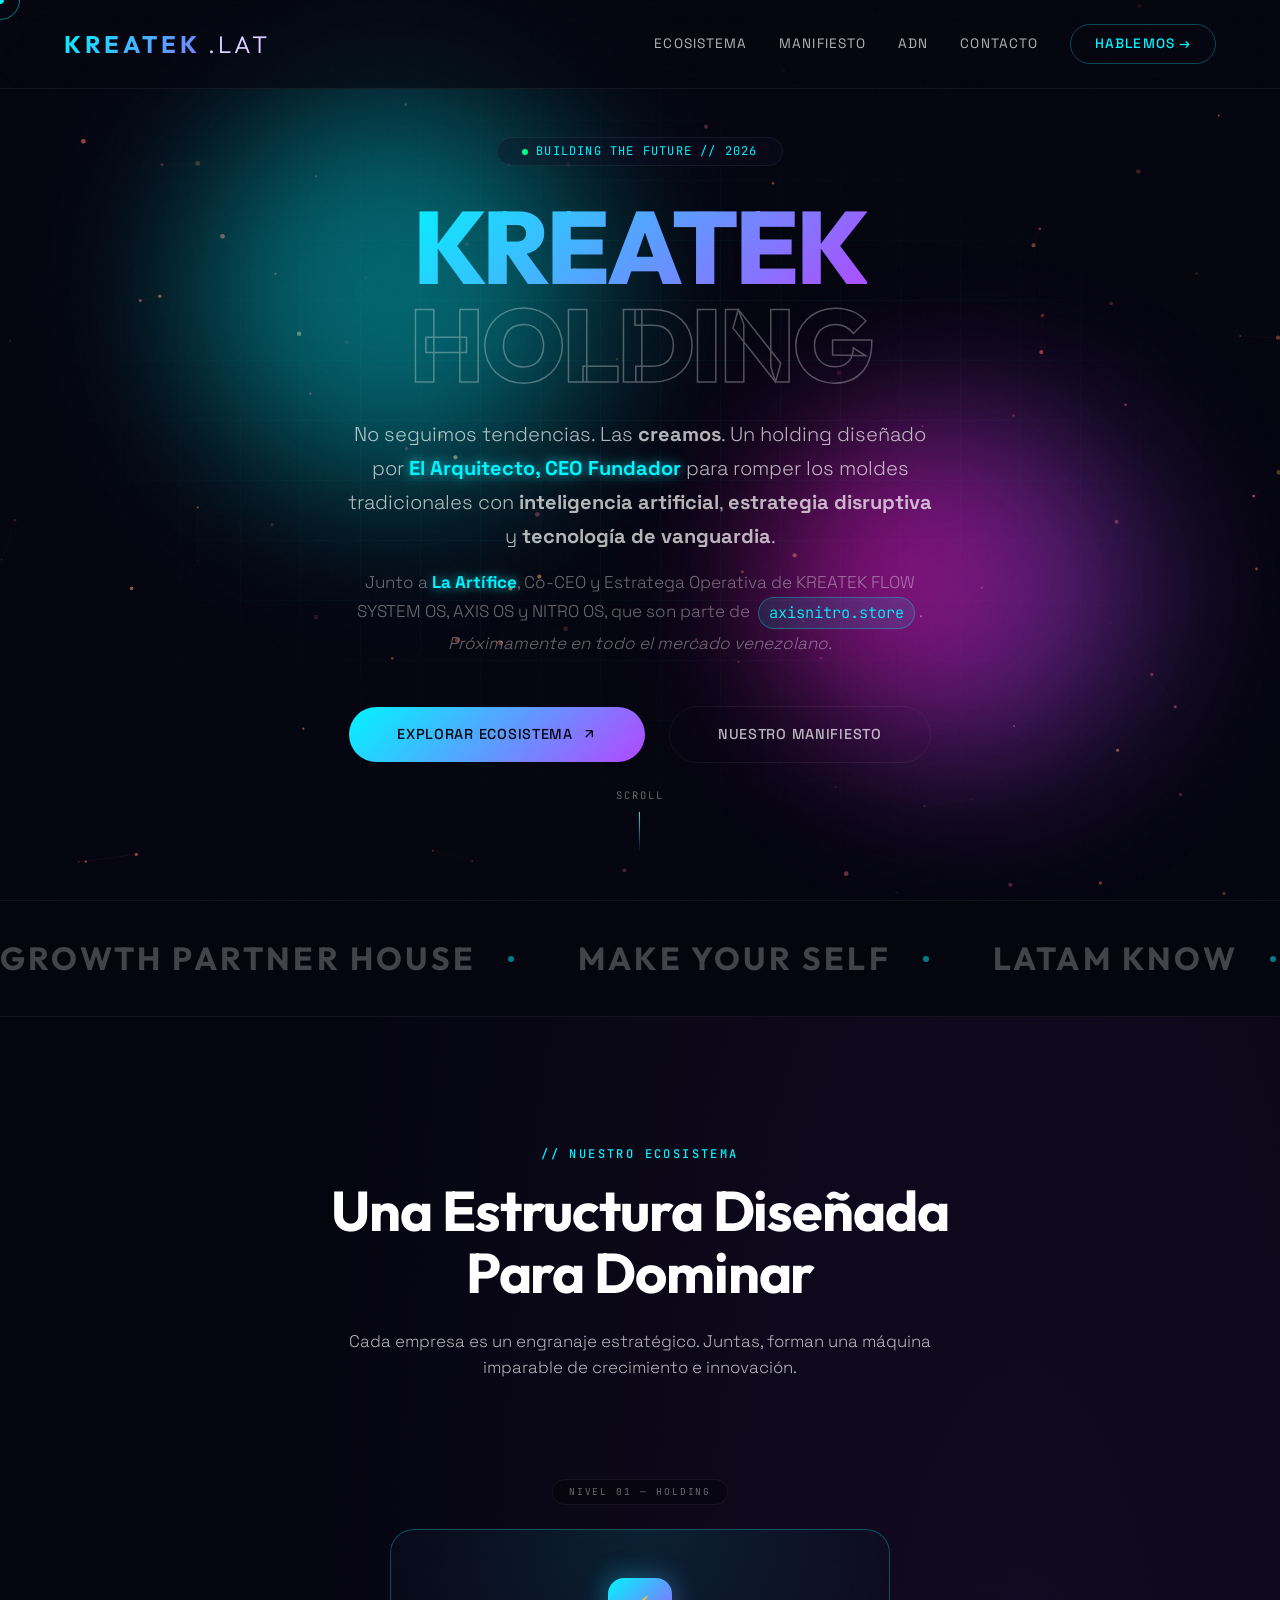
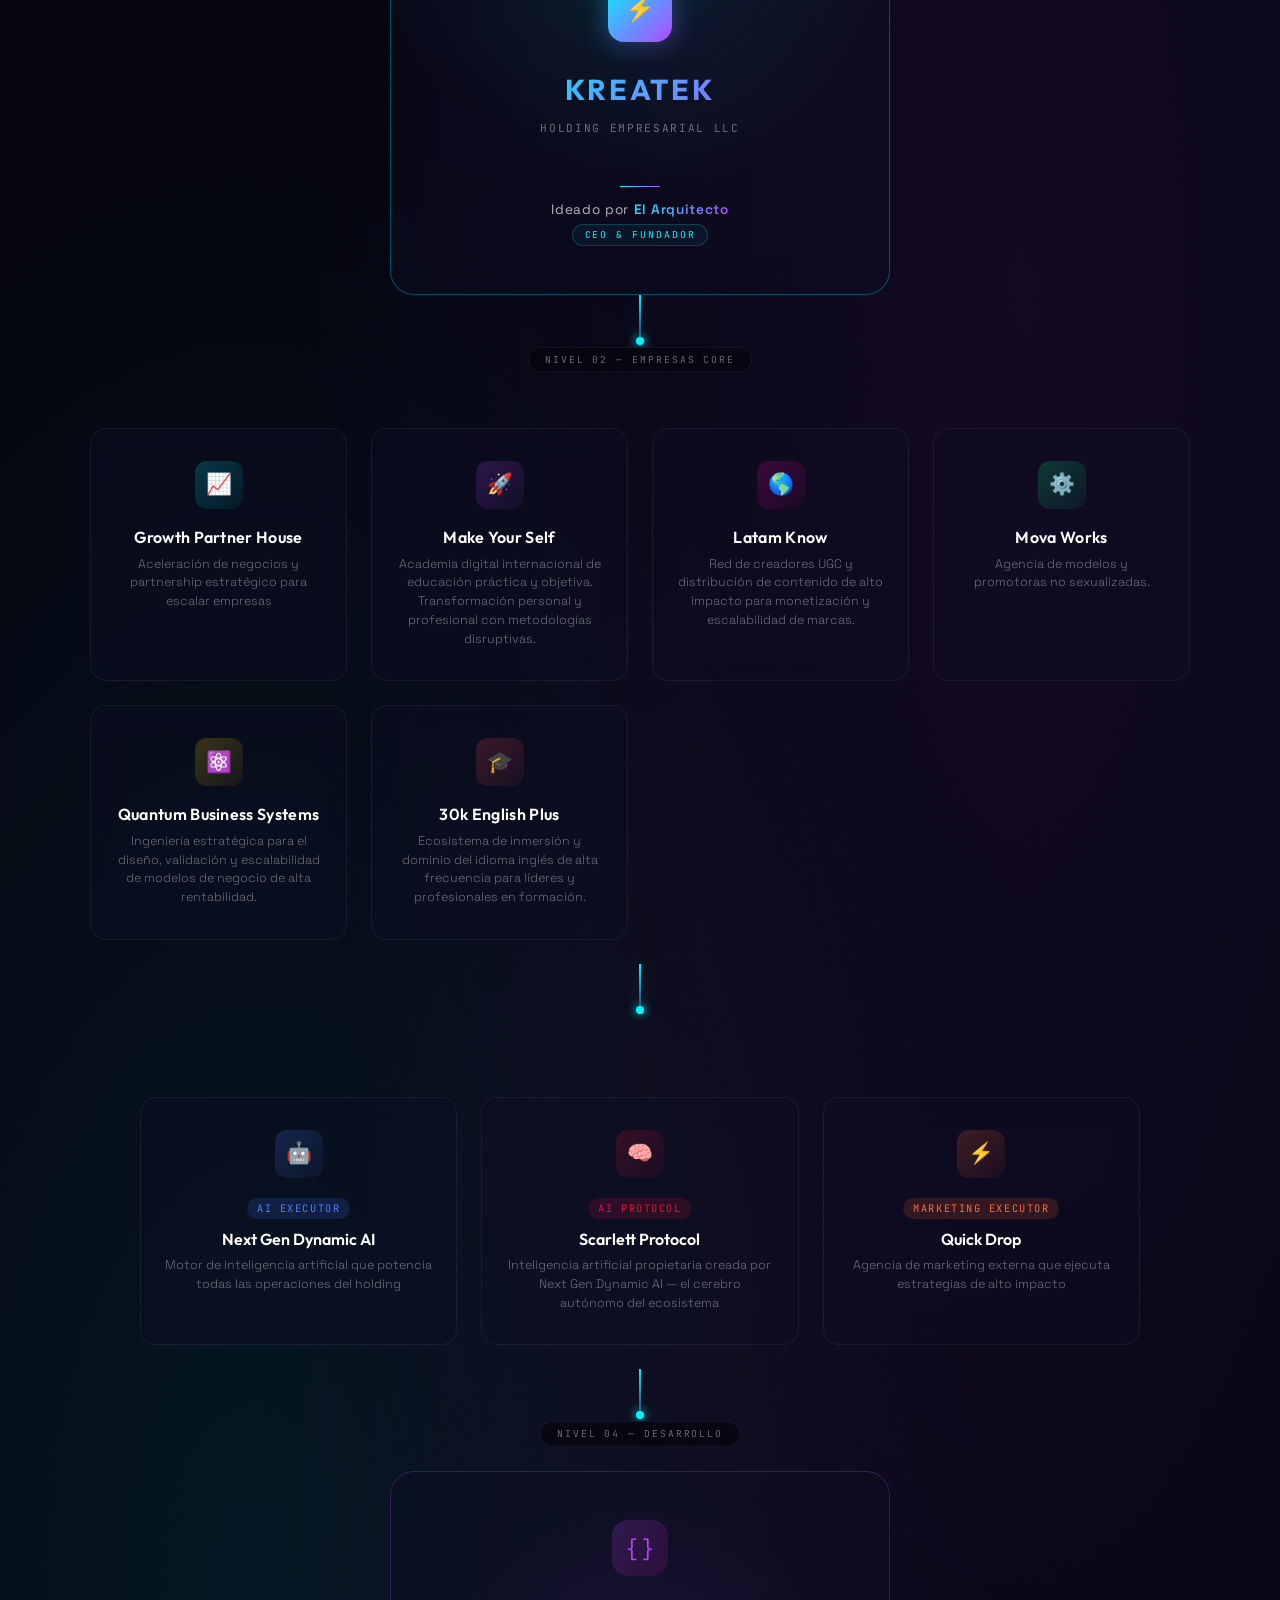
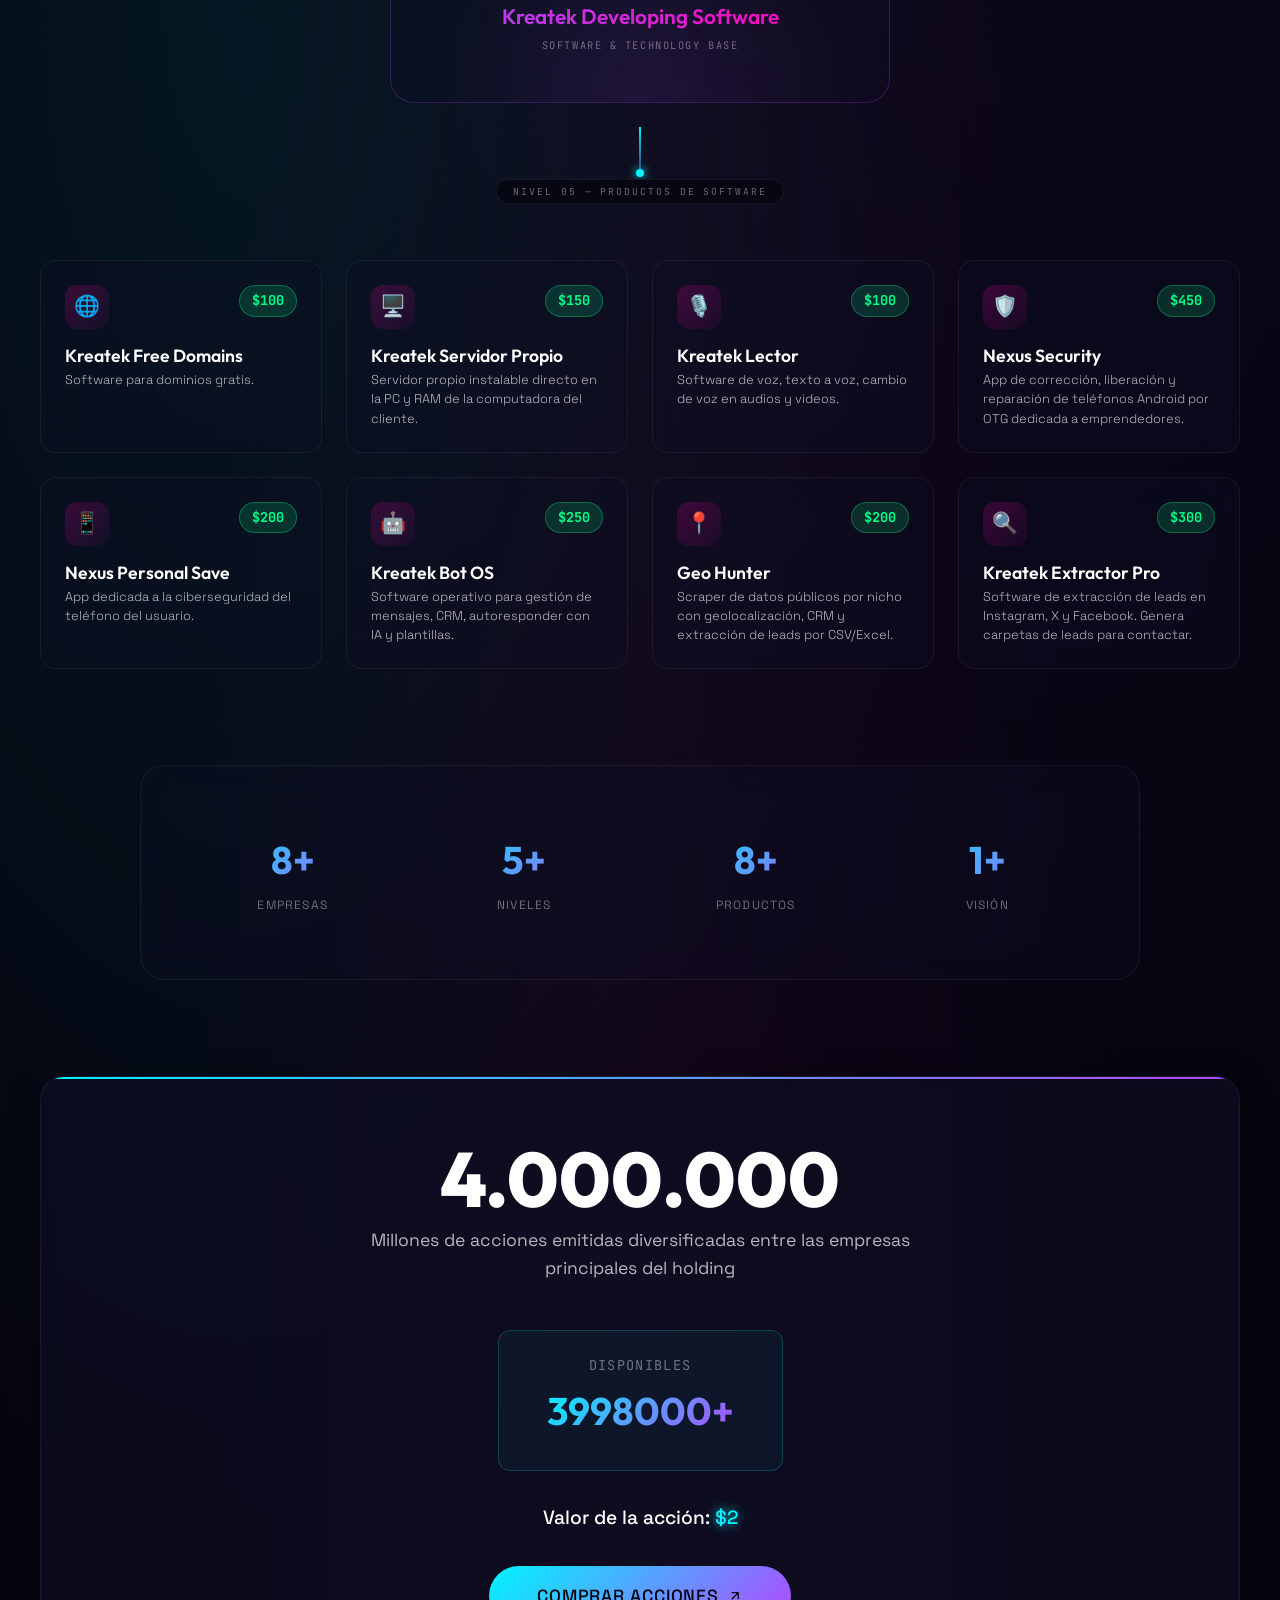
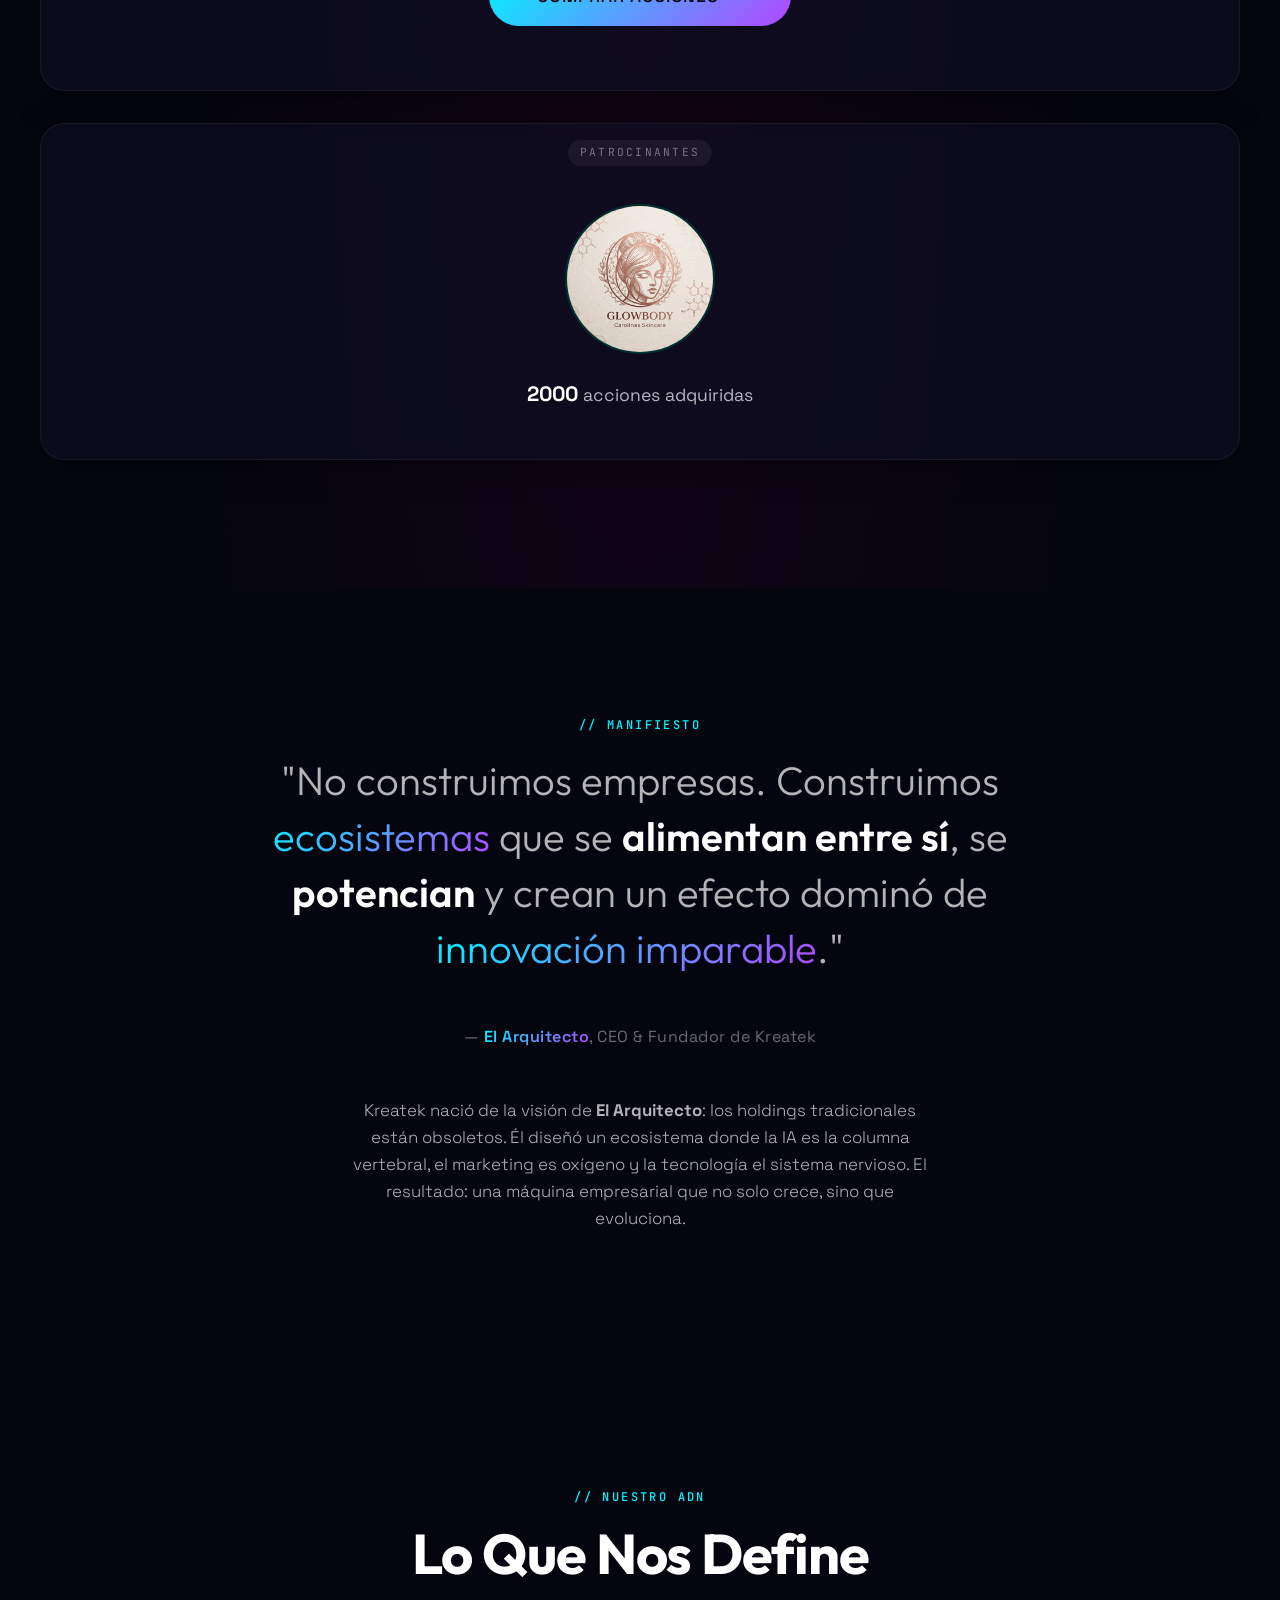
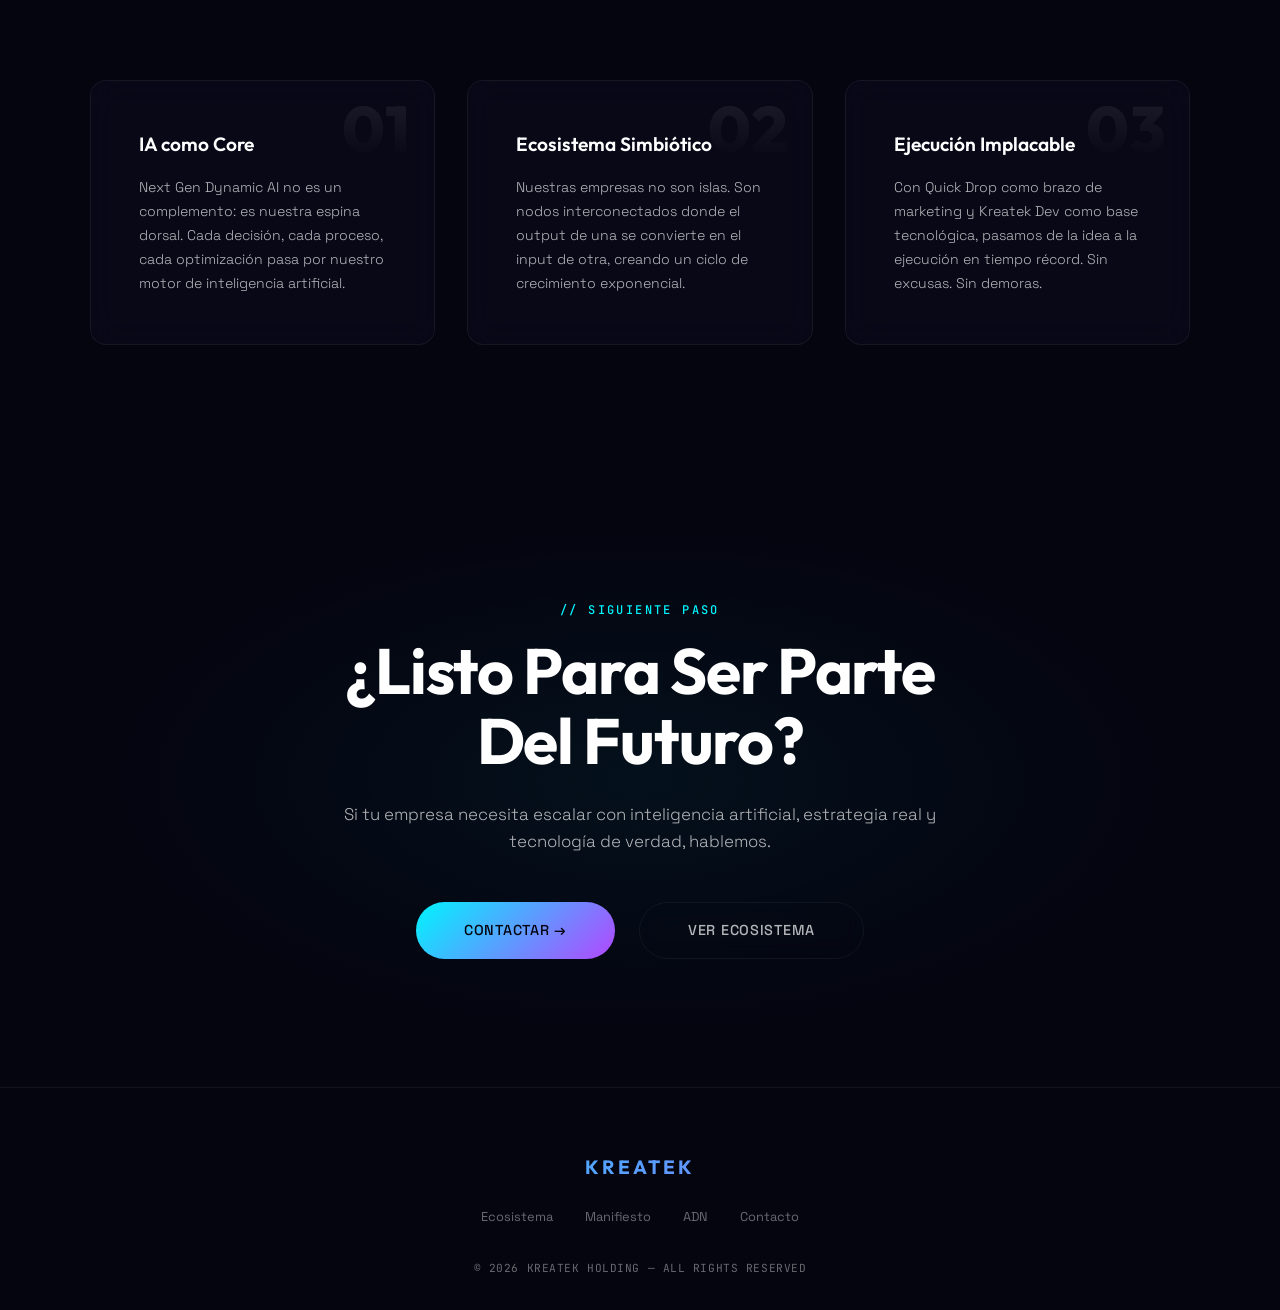
<file: index.html>
<!DOCTYPE html>
<html lang="es">
<head>
  <meta charset="UTF-8" />
  <meta name="viewport" content="width=device-width, initial-scale=1.0" />
  <title>Kreatek Holding — Disrupting the Future</title>
  <meta name="description" content="Kreatek es un holding empresarial disruptivo que integra inteligencia artificial, marketing estratégico y desarrollo de software para impulsar negocios en Latinoamérica." />
  <meta name="keywords" content="Kreatek, holding, AI, inteligencia artificial, marketing, software development, Latinoamérica, kreatek.lat" />
  <meta property="og:title" content="Kreatek Holding — Disrupting the Future" />
  <meta property="og:description" content="Holding empresarial disruptivo con brazo ejecutor de IA, marketing estratégico y desarrollo de software." />
  <meta property="og:type" content="website" />
  <link rel="stylesheet" href="index.css" />
  <link rel="icon" href="data:image/svg+xml,<svg xmlns='http://www.w3.org/2000/svg' viewBox='0 0 100 100'><text y='.9em' font-size='90'>⚡</text></svg>" />
</head>
<body>
  <!-- Noise Overlay -->
  <div class="noise"></div>

  <!-- Custom Cursor -->
  <div class="cursor-dot" id="cursor-dot"></div>
  <div class="cursor-ring" id="cursor-ring"></div>

  <!-- Loading Screen -->
  <div class="loader" id="loader">
    <div class="loader__logo">KREATEK</div>
    <div class="loader__bar">
      <div class="loader__progress" id="loader-progress"></div>
    </div>
    <div class="loader__percent" id="loader-percent">0%</div>
  </div>

  <!-- Particle Background -->
  <canvas id="particles-canvas"></canvas>

  <!-- Navigation -->
  <nav class="nav" id="navbar">
    <a href="#" class="nav__logo" data-text="KREATEK">KREATEK <span>.LAT</span></a>
    <div class="nav__links" id="nav-links">
      <a href="#ecosystem" class="nav__link" data-hover>Ecosistema</a>
      <a href="#manifesto" class="nav__link" data-hover>Manifiesto</a>
      <a href="#dna" class="nav__link" data-hover>ADN</a>
      <a href="#contact" class="nav__link" data-hover>Contacto</a>
      <a href="#contact" class="nav__cta" data-hover>Hablemos →</a>
    </div>
    <button class="nav__toggle" id="nav-toggle" aria-label="Toggle menu">
      <span></span>
      <span></span>
      <span></span>
    </button>
  </nav>

  <!-- ===================== HERO ===================== -->
  <section class="hero" id="hero">
    <div class="hero__bg-grid"></div>
    <div class="hero__orb hero__orb--1"></div>
    <div class="hero__orb hero__orb--2"></div>
    <div class="hero__orb hero__orb--3"></div>

    <div class="hero__badge" id="hero-badge">
      <span class="pulse"></span>
      BUILDING THE FUTURE // 2026
    </div>

    <h1 class="hero__title" id="hero-title">
      <span class="gradient-text glitch" data-text="KREATEK">KREATEK</span><br/>
      <span class="outline-text">HOLDING</span>
    </h1>

    <div class="hero__subtitle" id="hero-subtitle">
      <p>
        No seguimos tendencias. Las <strong>creamos</strong>. Un holding diseñado por <strong class="neon-blue-text">El Arquitecto, CEO Fundador</strong> para 
        romper los moldes tradicionales con <strong>inteligencia artificial</strong>, 
        <strong>estrategia disruptiva</strong> y <strong>tecnología de vanguardia</strong>.
      </p>
      <p class="hero__sub-ceo" style="margin-top: 15px; font-size: 0.85em; color: var(--color-text-muted);">
        Junto a <strong class="neon-blue-text">La Artífice</strong>, Co-CEO y Estratega Operativa de KREATEK FLOW SYSTEM OS, AXIS OS y NITRO OS, que son parte de <a href="https://axisnitro.store" target="_blank" rel="noopener" class="inline-badge-link">axisnitro.store</a>.<br/>
        <em>Próximamente en todo el mercado venezolano.</em>
      </p>
    </div>

    <div class="hero__actions" id="hero-actions">
      <a href="#ecosystem" class="btn btn--primary" data-hover>
        <span>Explorar Ecosistema</span>
        <svg width="16" height="16" viewBox="0 0 24 24" fill="none" stroke="currentColor" stroke-width="2">
          <path d="M7 17L17 7M17 7H7M17 7V17"/>
        </svg>
      </a>
      <a href="#manifesto" class="btn btn--ghost" data-hover>Nuestro Manifiesto</a>
    </div>

    <div class="hero__scroll-indicator">
      <span>scroll</span>
      <div class="scroll-line"></div>
    </div>
  </section>

  <!-- ===================== MARQUEE ===================== -->
  <div class="marquee">
    <div class="marquee__track">
      <span class="marquee__item">GROWTH PARTNER HOUSE <span class="dot"></span></span>
      <span class="marquee__item">MAKE YOUR SELF <span class="dot"></span></span>
      <span class="marquee__item">LATAM KNOW <span class="dot"></span></span>
      <span class="marquee__item">MOVA WORKS <span class="dot"></span></span>
      <span class="marquee__item">QUANTUM BUSINESS SYSTEMS <span class="dot"></span></span>
      <span class="marquee__item">30K ENGLISH PLUS <span class="dot"></span></span>
      <span class="marquee__item">NEXT GEN DYNAMIC AI <span class="dot"></span></span>
      <span class="marquee__item">SCARLETT PROTOCOL <span class="dot"></span></span>
      <span class="marquee__item">QUICK DROP <span class="dot"></span></span>
      <span class="marquee__item">KREATEK DEV <span class="dot"></span></span>
      <!-- Duplicate for seamless loop -->
      <span class="marquee__item">GROWTH PARTNER HOUSE <span class="dot"></span></span>
      <span class="marquee__item">MAKE YOUR SELF <span class="dot"></span></span>
      <span class="marquee__item">LATAM KNOW <span class="dot"></span></span>
      <span class="marquee__item">MOVA WORKS <span class="dot"></span></span>
      <span class="marquee__item">QUANTUM BUSINESS SYSTEMS <span class="dot"></span></span>
      <span class="marquee__item">30K ENGLISH PLUS <span class="dot"></span></span>
      <span class="marquee__item">NEXT GEN DYNAMIC AI <span class="dot"></span></span>
      <span class="marquee__item">SCARLETT PROTOCOL <span class="dot"></span></span>
      <span class="marquee__item">QUICK DROP <span class="dot"></span></span>
      <span class="marquee__item">KREATEK DEV <span class="dot"></span></span>
    </div>
  </div>

  <!-- ===================== ECOSYSTEM ===================== -->
  <section class="section ecosystem" id="ecosystem">
    <div class="section__header reveal">
      <span class="section__label">// Nuestro Ecosistema</span>
      <h2 class="section__title">Una Estructura Diseñada<br/>Para <span class="gradient-text">Dominar</span></h2>
      <p class="section__desc">
        Cada empresa es un engranaje estratégico. Juntas, forman una máquina 
        imparable de crecimiento e innovación.
      </p>
    </div>

    <div class="ecosystem__wrapper">
      <div class="hierarchy">

        <!-- LEVEL 1: HOLDING -->
        <div class="reveal-scale">
          <span class="level-label">NIVEL 01 — HOLDING</span>
        </div>
        <div class="holding-card reveal-scale tilt-card" data-tilt id="card-holding">
          <div class="holding-card__icon">⚡</div>
          <div class="holding-card__name">KREATEK</div>
          <div class="holding-card__type">HOLDING EMPRESARIAL LLC</div>
          <div class="holding-card__founder">
            <span class="founder-line"></span>
            <span class="founder-title">Ideado por <em>El Arquitecto</em></span>
            <span class="founder-role">CEO & FUNDADOR</span>
          </div>
        </div>

        <!-- Connector -->
        <div class="hierarchy__connector reveal"></div>

        <!-- LEVEL 2: CORE COMPANIES -->
        <div class="reveal">
          <span class="level-label">NIVEL 02 — EMPRESAS CORE</span>
        </div>
        <div class="companies-row">
          <div class="company-card company-card--gph reveal delay-1 tilt-card" data-tilt id="card-gph">
            <div class="company-card__icon">📈</div>
            <div class="company-card__name">Growth Partner House</div>
            <div class="company-card__desc">Aceleración de negocios y partnership estratégico para escalar empresas</div>
          </div>
          <div class="company-card company-card--mys reveal delay-2 tilt-card" data-tilt id="card-mys">
            <div class="company-card__icon">🚀</div>
            <div class="company-card__name">Make Your Self</div>
            <div class="company-card__desc">Academia digital internacional de educación práctica y objetiva. Transformación personal y profesional con metodologías disruptivas.</div>
          </div>
          <div class="company-card company-card--lk reveal delay-3 tilt-card" data-tilt id="card-lk">
            <div class="company-card__icon">🌎</div>
            <div class="company-card__name">Latam Know</div>
            <div class="company-card__desc">Red de creadores UGC y distribución de contenido de alto impacto para monetización y escalabilidad de marcas.</div>
          </div>
          <div class="company-card company-card--mw reveal delay-4 tilt-card" data-tilt id="card-mw">
            <div class="company-card__icon">⚙️</div>
            <div class="company-card__name">Mova Works</div>
            <div class="company-card__desc">Agencia de modelos y promotoras no sexualizadas.</div>
          </div>
          <div class="company-card company-card--qbs reveal delay-5 tilt-card" data-tilt id="card-qbs">
            <div class="company-card__icon">⚛️</div>
            <div class="company-card__name">Quantum Business Systems</div>
            <div class="company-card__desc">Ingeniería estratégica para el diseño, validación y escalabilidad de modelos de negocio de alta rentabilidad.</div>
          </div>
          <div class="company-card company-card--30k reveal delay-6 tilt-card" data-tilt id="card-30k">
            <div class="company-card__icon">🎓</div>
            <div class="company-card__name">30k English Plus</div>
            <div class="company-card__desc">Ecosistema de inmersión y dominio del idioma inglés de alta frecuencia para líderes y profesionales en formación.</div>
          </div>
        </div>

        <!-- Connector -->
        <div class="hierarchy__connector reveal" style="margin-top: var(--space-lg);"></div>

        <!-- LEVEL 3: EXECUTOR ARMS -->
        <div class="reveal">
          <span class="level-label">NIVEL 03 — BRAZOS EJECUTORES</span>
        </div>
        <div class="executor-row">
          <div class="executor-card executor-card--nex reveal delay-1 tilt-card" data-tilt id="card-nex">
            <div class="executor-card__icon">🤖</div>
            <span class="executor-card__tag">AI EXECUTOR</span>
            <div class="executor-card__name">Next Gen Dynamic AI</div>
            <div class="executor-card__desc">Motor de inteligencia artificial que potencia todas las operaciones del holding</div>
          </div>
          <div class="executor-card executor-card--sp reveal delay-2 tilt-card" data-tilt id="card-sp">
            <div class="executor-card__icon">🧠</div>
            <span class="executor-card__tag">AI PROTOCOL</span>
            <div class="executor-card__name">Scarlett Protocol</div>
            <div class="executor-card__desc">Inteligencia artificial propietaria creada por Next Gen Dynamic AI — el cerebro autónomo del ecosistema</div>
          </div>
          <div class="executor-card executor-card--qd reveal delay-3 tilt-card" data-tilt id="card-qd">
            <div class="executor-card__icon">⚡</div>
            <span class="executor-card__tag">MARKETING EXECUTOR</span>
            <div class="executor-card__name">Quick Drop</div>
            <div class="executor-card__desc">Agencia de marketing externa que ejecuta estrategias de alto impacto</div>
          </div>
        </div>

        <!-- Connector -->
        <div class="hierarchy__connector reveal" style="margin-top: var(--space-lg);"></div>

        <!-- LEVEL 4: SOFTWARE DEVELOPMENT -->
        <div class="reveal">
          <span class="level-label">NIVEL 04 — DESARROLLO</span>
        </div>
        <div class="dev-card reveal-scale tilt-card" data-tilt id="card-dev">
          <div class="dev-card__icon">{ }</div>
          <div class="dev-card__name">Kreatek Developing Software</div>
          <div class="dev-card__type">SOFTWARE & TECHNOLOGY BASE</div>
        </div>

        <!-- Connector -->
        <div class="hierarchy__connector reveal" style="margin-top: var(--space-lg);"></div>

        <!-- LEVEL 5: PRODUCTS -->
        <div class="reveal">
          <span class="level-label">NIVEL 05 — PRODUCTOS DE SOFTWARE</span>
        </div>
        <div class="products-grid">
          <div class="product-card reveal delay-1 tilt-card" data-tilt>
            <div class="product-card__header">
              <div class="product-card__icon">🌐</div>
              <div class="product-card__price">$100</div>
            </div>
            <div class="product-card__name">Kreatek Free Domains</div>
            <div class="product-card__desc">Software para dominios gratis.</div>
          </div>
          <div class="product-card reveal delay-2 tilt-card" data-tilt>
            <div class="product-card__header">
              <div class="product-card__icon">🖥️</div>
              <div class="product-card__price">$150</div>
            </div>
            <div class="product-card__name">Kreatek Servidor Propio</div>
            <div class="product-card__desc">Servidor propio instalable directo en la PC y RAM de la computadora del cliente.</div>
          </div>
          <div class="product-card reveal delay-3 tilt-card" data-tilt>
            <div class="product-card__header">
              <div class="product-card__icon">🎙️</div>
              <div class="product-card__price">$100</div>
            </div>
            <div class="product-card__name">Kreatek Lector</div>
            <div class="product-card__desc">Software de voz, texto a voz, cambio de voz en audios y videos.</div>
          </div>
          <div class="product-card reveal delay-4 tilt-card" data-tilt>
            <div class="product-card__header">
              <div class="product-card__icon">🛡️</div>
              <div class="product-card__price">$450</div>
            </div>
            <div class="product-card__name">Nexus Security</div>
            <div class="product-card__desc">App de corrección, liberación y reparación de teléfonos Android por OTG dedicada a emprendedores.</div>
          </div>
          <div class="product-card reveal delay-1 tilt-card" data-tilt>
            <div class="product-card__header">
              <div class="product-card__icon">📱</div>
              <div class="product-card__price">$200</div>
            </div>
            <div class="product-card__name">Nexus Personal Save</div>
            <div class="product-card__desc">App dedicada a la ciberseguridad del teléfono del usuario.</div>
          </div>
          <div class="product-card reveal delay-2 tilt-card" data-tilt>
            <div class="product-card__header">
              <div class="product-card__icon">🤖</div>
              <div class="product-card__price">$250</div>
            </div>
            <div class="product-card__name">Kreatek Bot OS</div>
            <div class="product-card__desc">Software operativo para gestión de mensajes, CRM, autoresponder con IA y plantillas.</div>
          </div>
          <div class="product-card reveal delay-3 tilt-card" data-tilt>
            <div class="product-card__header">
              <div class="product-card__icon">📍</div>
              <div class="product-card__price">$200</div>
            </div>
            <div class="product-card__name">Geo Hunter</div>
            <div class="product-card__desc">Scraper de datos públicos por nicho con geolocalización, CRM y extracción de leads por CSV/Excel.</div>
          </div>
          <div class="product-card reveal delay-4 tilt-card" data-tilt>
            <div class="product-card__header">
              <div class="product-card__icon">🔍</div>
              <div class="product-card__price">$300</div>
            </div>
            <div class="product-card__name">Kreatek Extractor Pro</div>
            <div class="product-card__desc">Software de extracción de leads en Instagram, X y Facebook. Genera carpetas de leads para contactar.</div>
          </div>
        </div>

      </div>

      <!-- Stats -->
      <div class="stats reveal">
        <div class="stat">
          <div class="stat__number" data-count="8">0</div>
          <div class="stat__label">Empresas</div>
        </div>
        <div class="stat">
          <div class="stat__number" data-count="5">0</div>
          <div class="stat__label">Niveles</div>
        </div>
        <div class="stat">
          <div class="stat__number" data-count="8">0</div>
          <div class="stat__label">Productos</div>
        </div>
        <div class="stat">
          <div class="stat__number" data-count="1">0</div>
          <div class="stat__label">Visión</div>
        </div>
      </div>

      <!-- Acciones / Shares -->
      <div class="shares reveal delay-2">
        <div class="shares__header">
          <div class="shares__total gradient-text">4.000.000</div>
          <div class="shares__desc">Millones de acciones emitidas diversificadas entre las empresas principales del holding</div>
        </div>
        <div class="shares__body">
          <div class="shares__counter">
            <span class="shares__label">Disponibles</span>
            <span class="shares__number stat__number" data-count="3998000">0</span>
          </div>
          <div class="shares__price">Valor de la acción: <span class="neon-blue-text">$2</span></div>
          <a href="#" class="btn btn--primary shares__btn" data-hover>
            <span>Comprar Acciones</span>
            <svg width="16" height="16" viewBox="0 0 24 24" fill="none" stroke="currentColor" stroke-width="2">
              <path d="M7 17L17 7M17 7H7M17 7V17"/>
            </svg>
          </a>
        </div>
      </div>

      <!-- Patrocinantes / Sponsors -->
      <a href="https://www.instagram.com/glowbody_c.r" target="_blank" rel="noopener noreferrer" class="sponsors-card reveal delay-3 tilt-card" data-tilt>
        <span class="sponsors-card__badge">PATROCINANTES</span>
        <div class="sponsors-card__logo-wrapper">
          <img src="./assets/glowbody.jpg" alt="Glowbody C.R." class="sponsors-card__logo">
        </div>
        <div class="sponsors-card__text">
          <span class="sponsors-card__highlight">2000</span> acciones adquiridas
        </div>
      </a>

    </div>
  </section>

  <!-- ===================== MANIFESTO ===================== -->
  <section class="section manifesto" id="manifesto">
    <div class="manifesto__content reveal">
      <span class="section__label">// Manifiesto</span>
      <blockquote class="manifesto__quote">
        "No construimos empresas. Construimos <em>ecosistemas</em> 
        que se <strong>alimentan entre sí</strong>, se <strong>potencian</strong> 
        y crean un efecto dominó de <em>innovación imparable</em>."
      </blockquote>
      <p class="manifesto__author">
        — <em>El Arquitecto</em>, CEO & Fundador de Kreatek
      </p>
      <p class="section__desc">
        Kreatek nació de la visión de <strong>El Arquitecto</strong>: los holdings 
        tradicionales están obsoletos. Él diseñó un ecosistema donde la IA es la 
        columna vertebral, el marketing es oxígeno y la tecnología el sistema 
        nervioso. El resultado: una máquina empresarial que no solo crece, 
        sino que evoluciona.
      </p>
    </div>
  </section>

  <!-- ===================== DNA ===================== -->
  <section class="section" id="dna">
    <div class="section__header reveal">
      <span class="section__label">// Nuestro ADN</span>
      <h2 class="section__title">Lo Que Nos <span class="gradient-text">Define</span></h2>
    </div>

    <div class="dna-grid">
      <div class="dna-card reveal delay-1">
        <span class="dna-card__number">01</span>
        <h3 class="dna-card__title">IA como Core</h3>
        <p class="dna-card__text">
          Next Gen Dynamic AI no es un complemento: es nuestra espina dorsal. 
          Cada decisión, cada proceso, cada optimización pasa por nuestro 
          motor de inteligencia artificial.
        </p>
      </div>
      <div class="dna-card reveal delay-2">
        <span class="dna-card__number">02</span>
        <h3 class="dna-card__title">Ecosistema Simbiótico</h3>
        <p class="dna-card__text">
          Nuestras empresas no son islas. Son nodos interconectados donde 
          el output de una se convierte en el input de otra, creando un 
          ciclo de crecimiento exponencial.
        </p>
      </div>
      <div class="dna-card reveal delay-3">
        <span class="dna-card__number">03</span>
        <h3 class="dna-card__title">Ejecución Implacable</h3>
        <p class="dna-card__text">
          Con Quick Drop como brazo de marketing y Kreatek Dev como base 
          tecnológica, pasamos de la idea a la ejecución en tiempo récord. 
          Sin excusas. Sin demoras.
        </p>
      </div>
    </div>
  </section>

  <!-- ===================== CTA ===================== -->
  <section class="section cta-section" id="contact">
    <div class="cta-section__bg"></div>
    <div class="reveal">
      <span class="section__label">// Siguiente Paso</span>
      <h2 class="section__title">
        ¿Listo Para Ser Parte<br/>Del <span class="gradient-text">Futuro</span>?
      </h2>
      <p class="section__desc" style="margin: 0 auto;">
        Si tu empresa necesita escalar con inteligencia artificial, 
        estrategia real y tecnología de verdad, hablemos.
      </p>
      <div class="cta-section__actions">
        <a href="mailto:hello@kreatek.lat" class="btn btn--primary" data-hover>
          Contactar →
        </a>
        <a href="#ecosystem" class="btn btn--ghost" data-hover>
          Ver Ecosistema
        </a>
      </div>
    </div>
  </section>

  <!-- ===================== FOOTER ===================== -->
  <footer class="footer">
    <div class="footer__logo">KREATEK</div>
    <div class="footer__links">
      <a href="#ecosystem" class="footer__link">Ecosistema</a>
      <a href="#manifesto" class="footer__link">Manifiesto</a>
      <a href="#dna" class="footer__link">ADN</a>
      <a href="#contact" class="footer__link">Contacto</a>
    </div>
    <p class="footer__copy">© 2026 KREATEK HOLDING — ALL RIGHTS RESERVED</p>
  </footer>

  <!-- ===================== SCRIPTS ===================== -->
  <script src="particles.js"></script>
  <script src="animations.js"></script>
  <script src="app.js"></script>
</body>
</html>
</file>
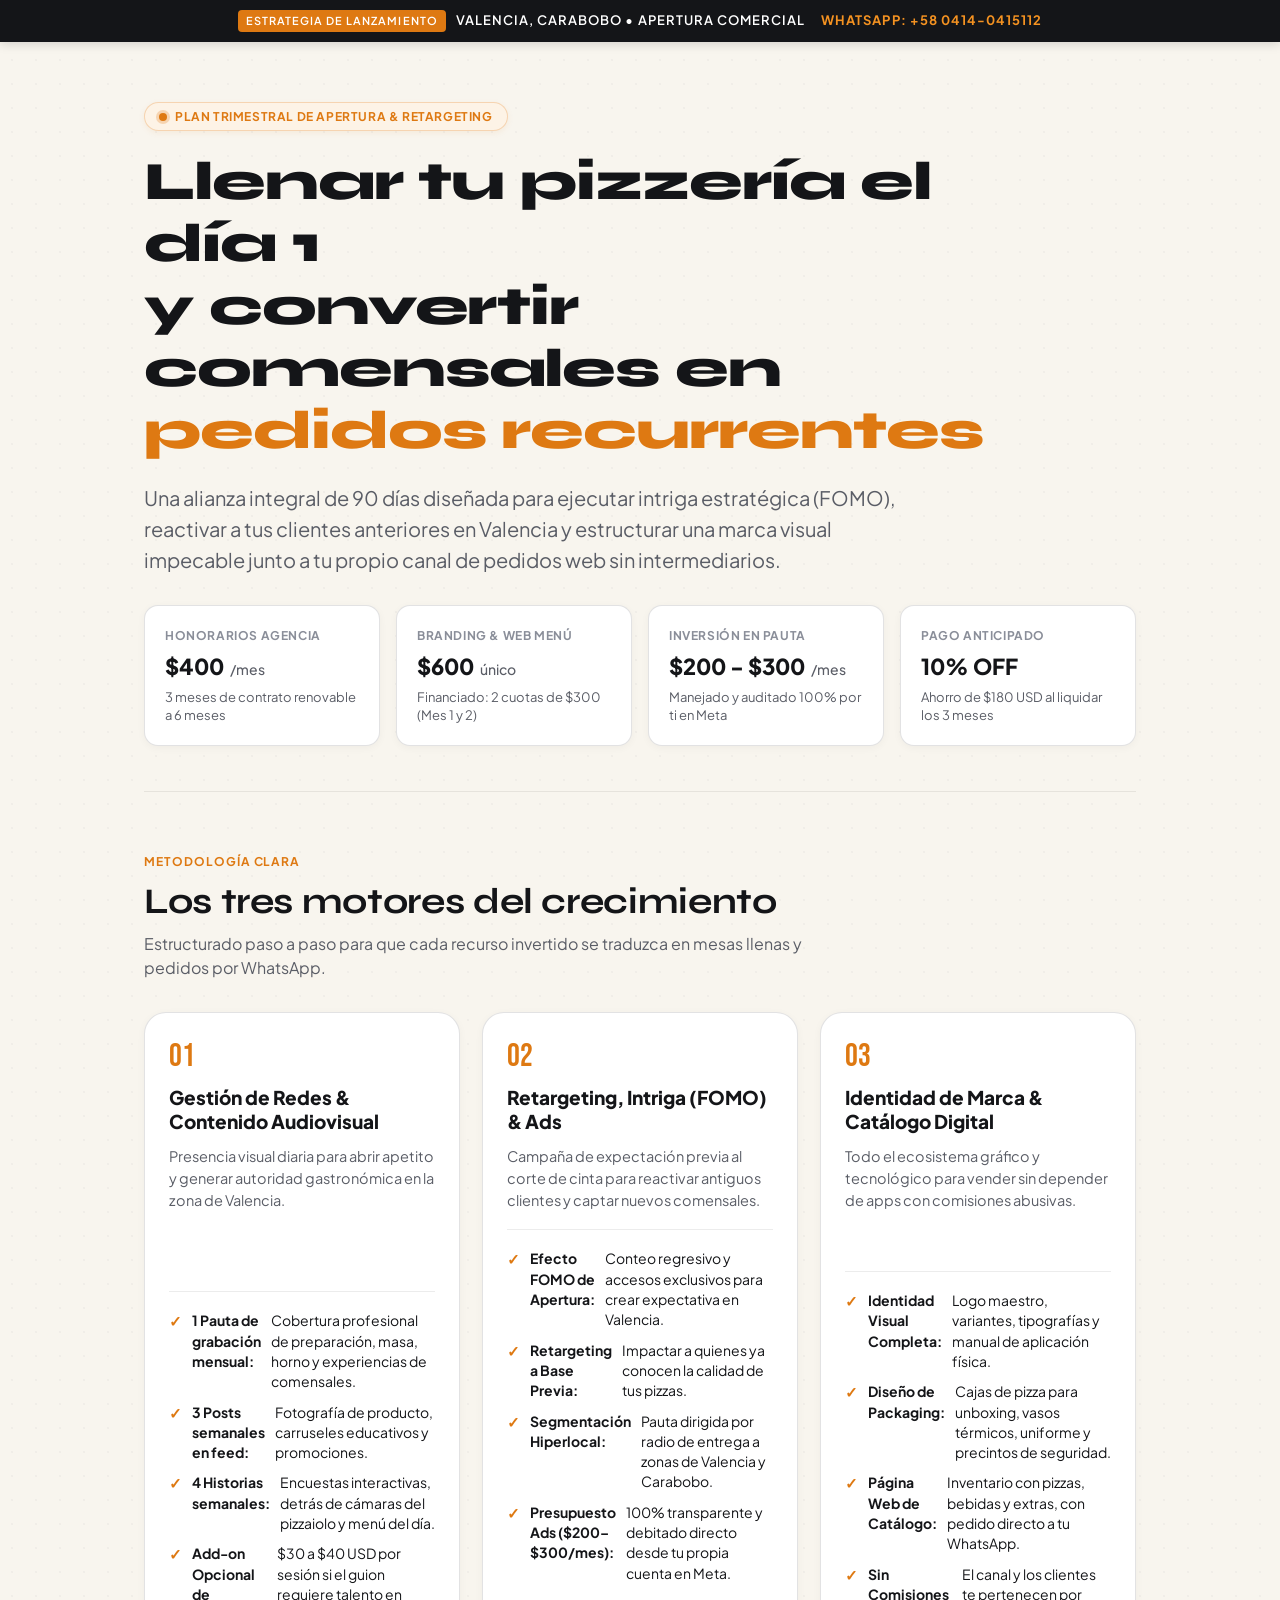
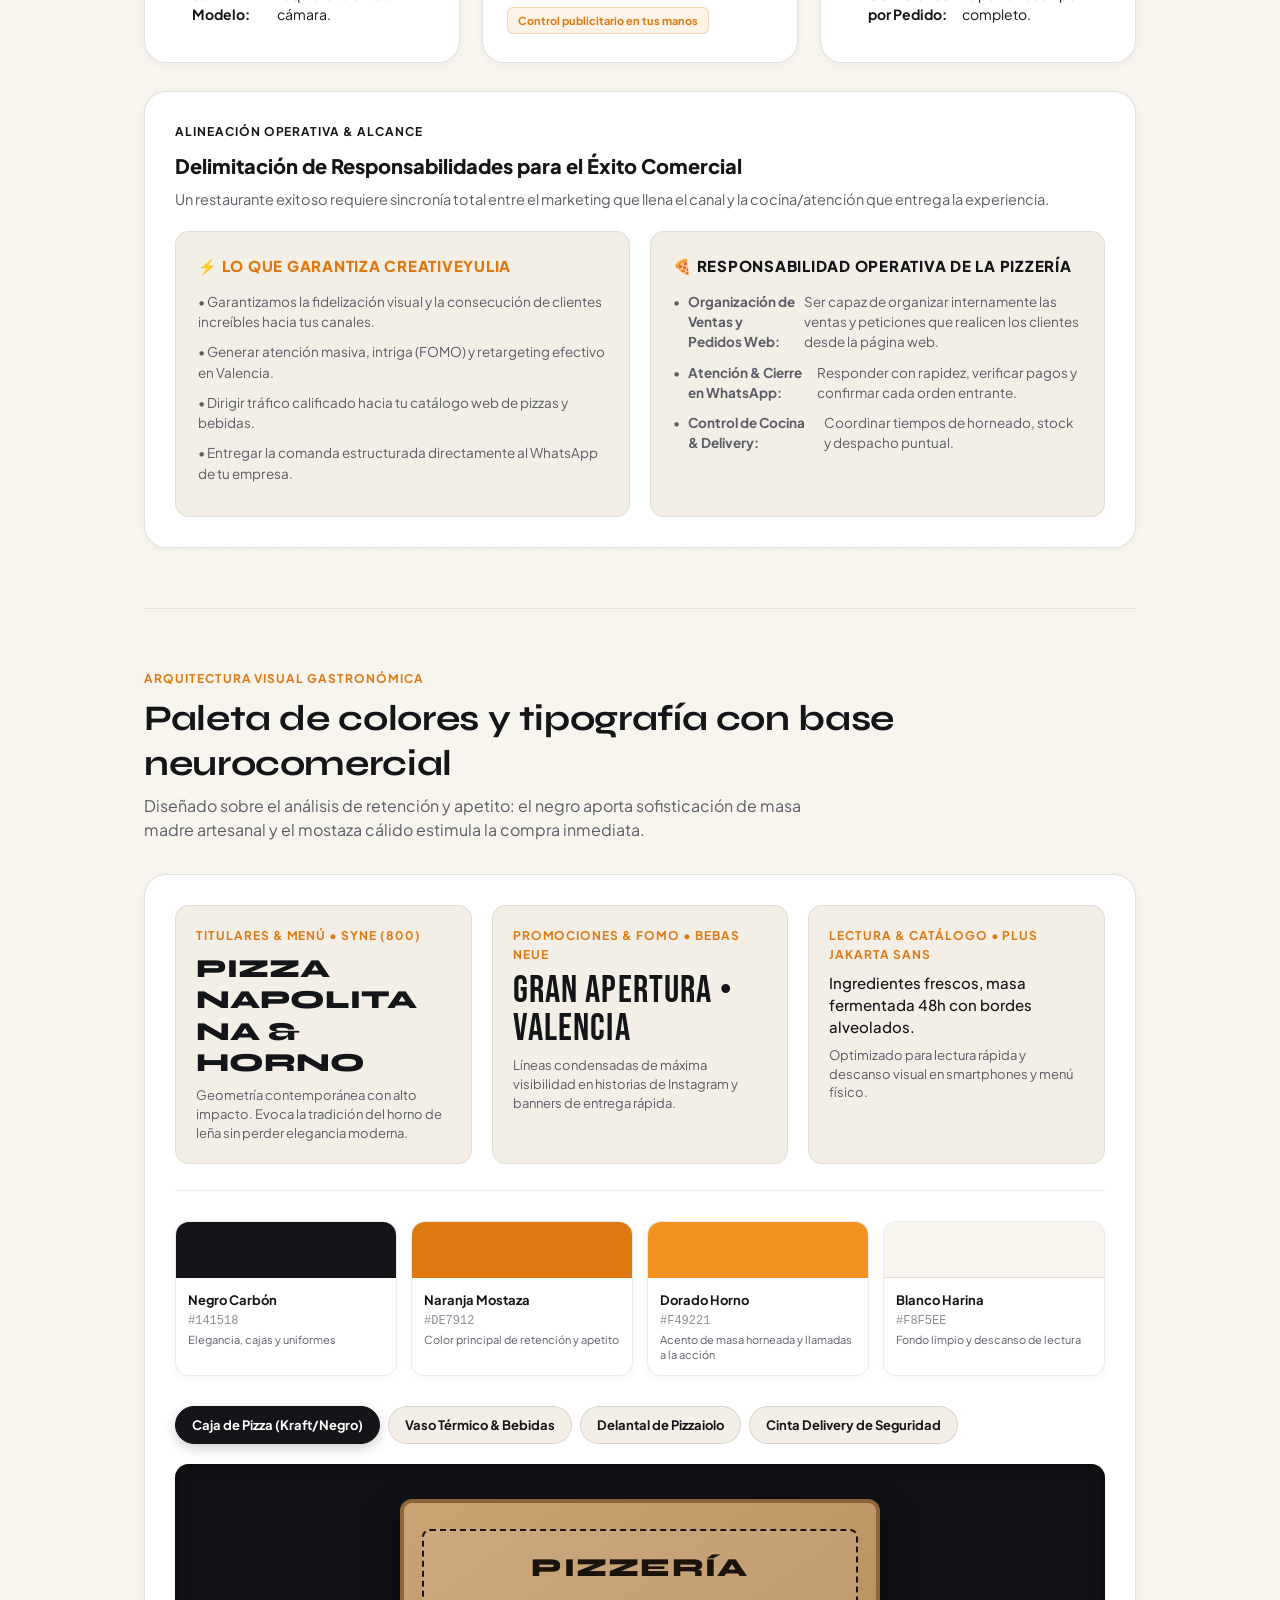
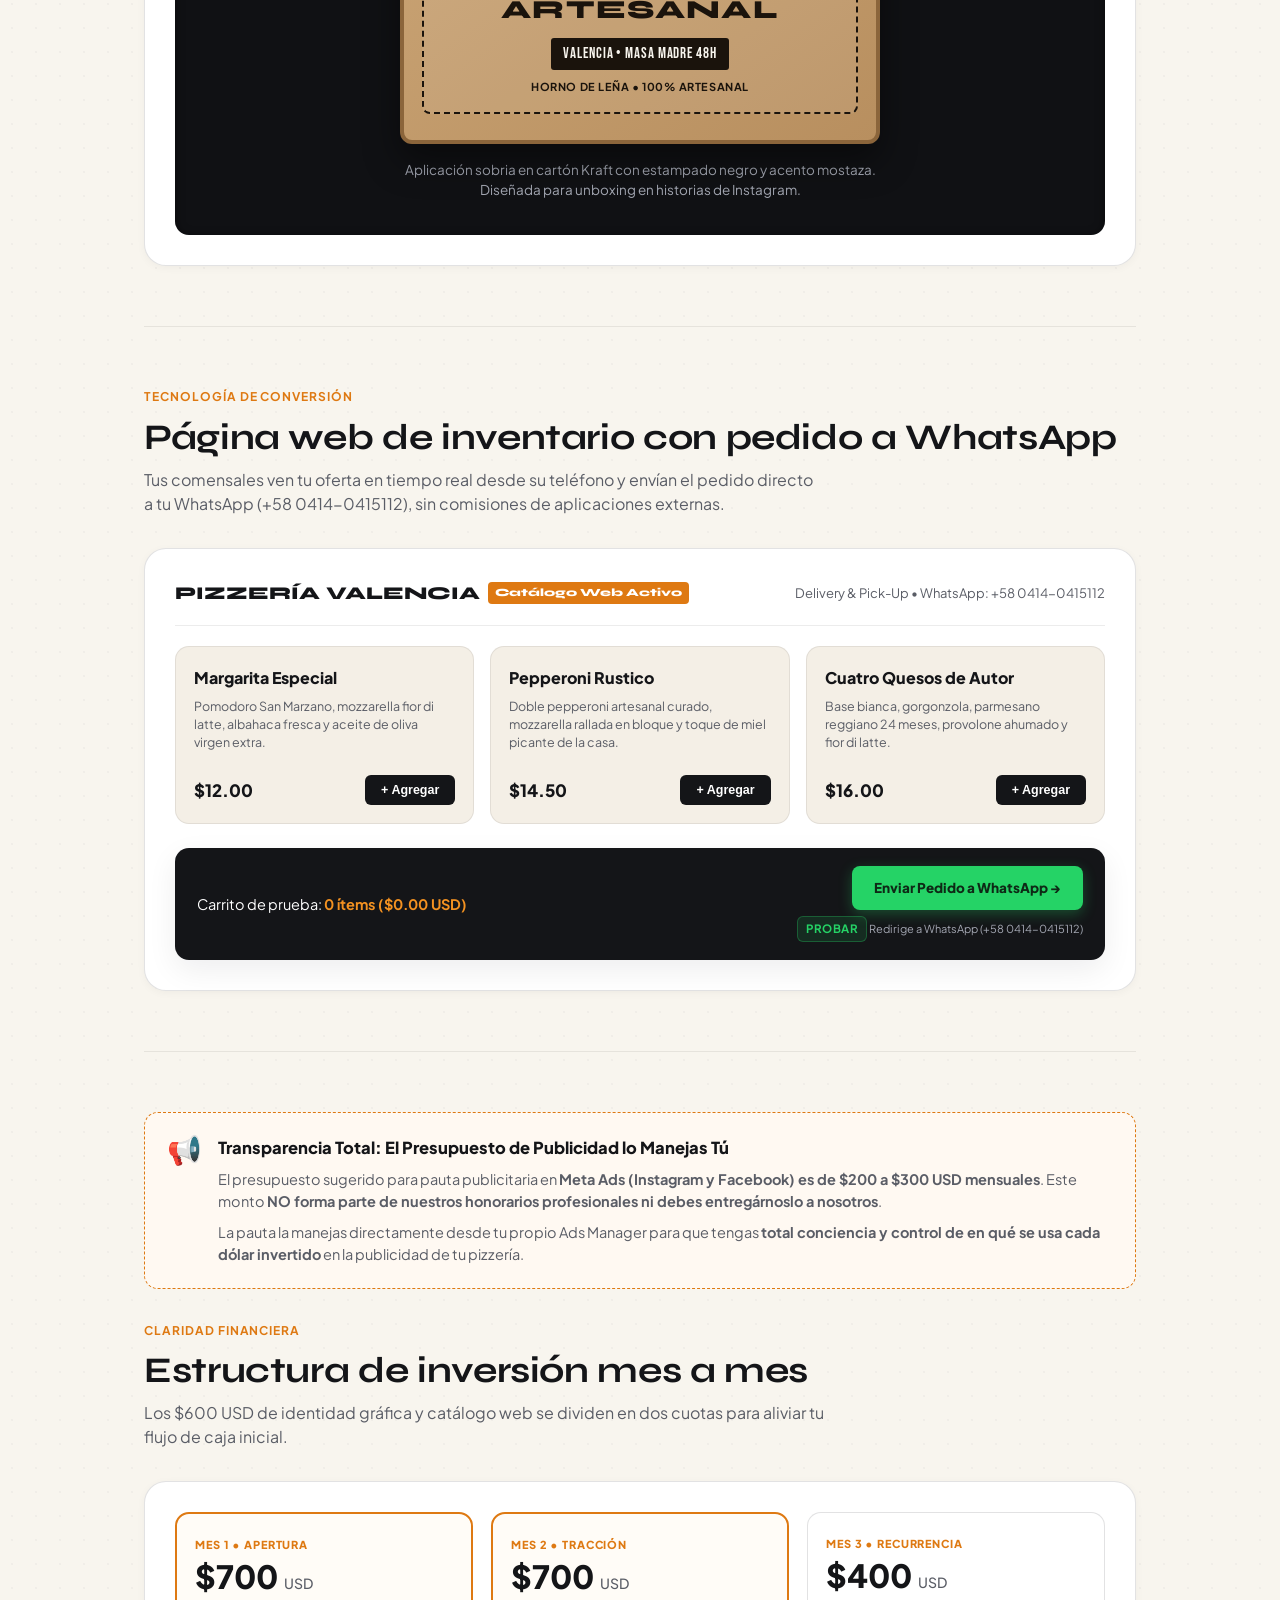
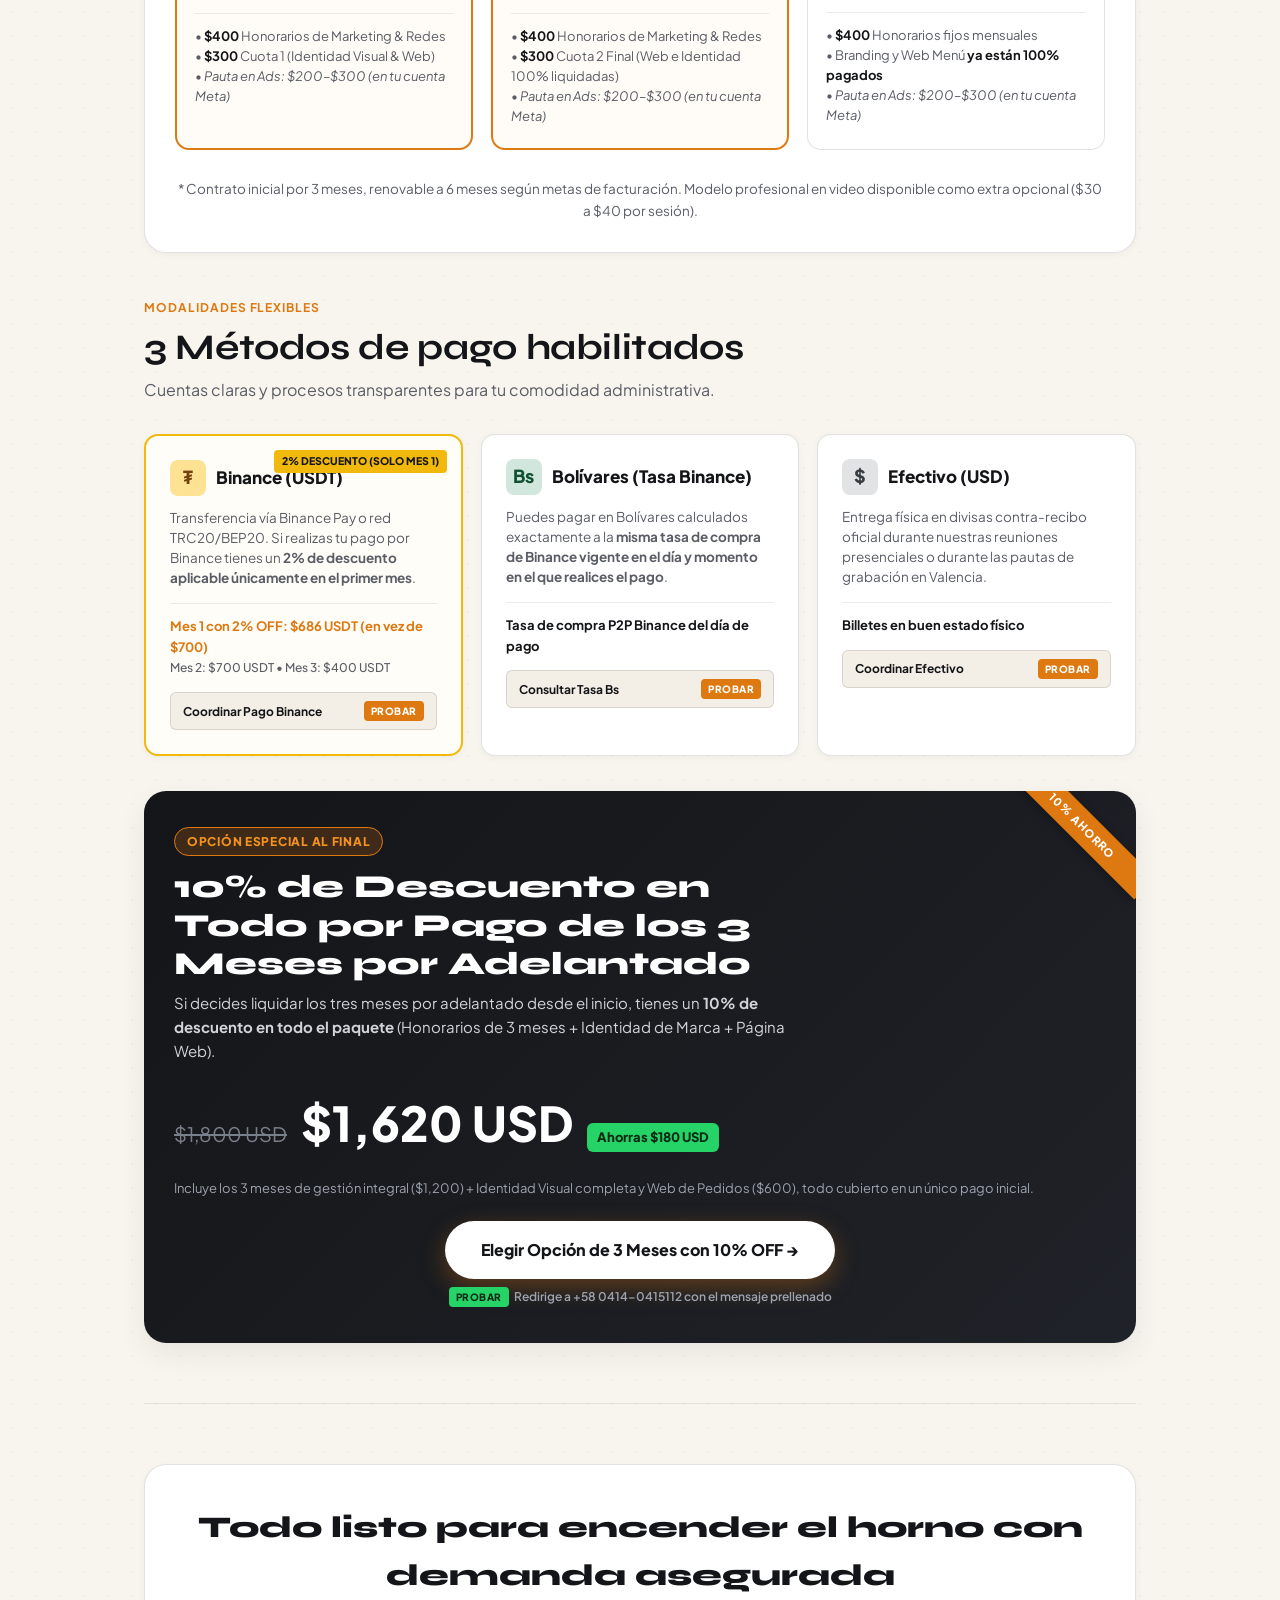
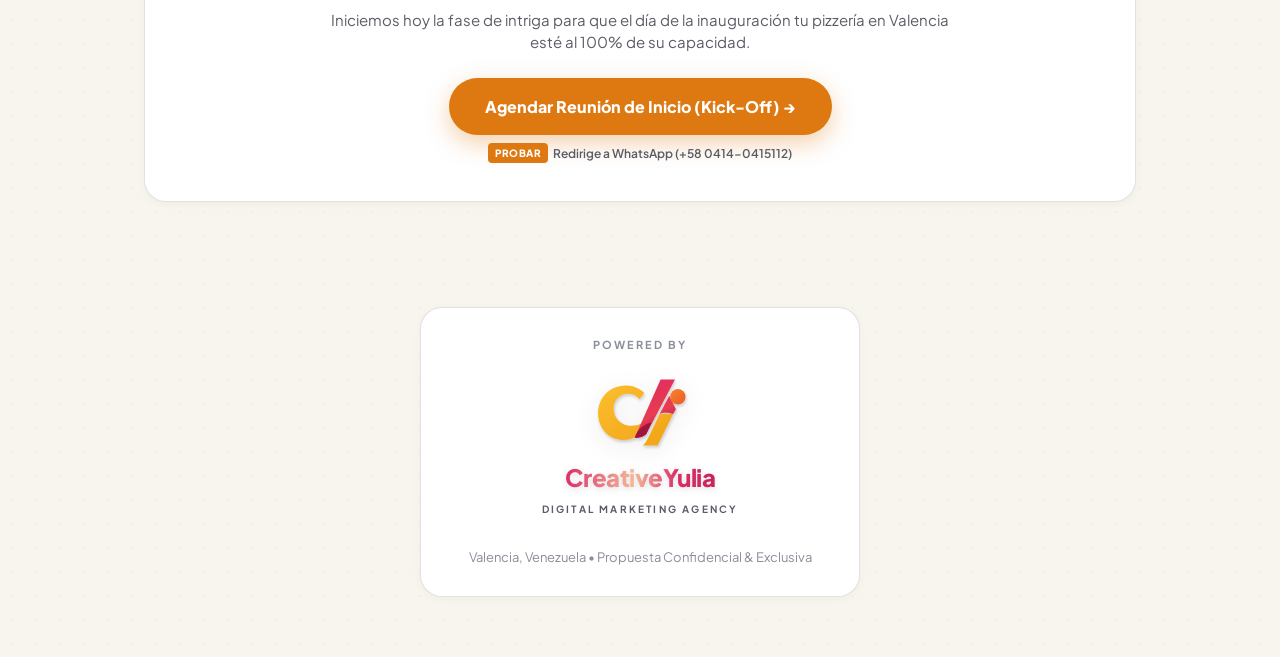
<file: propuestapizza/index.html>
<!DOCTYPE html>
<html lang="es">
<head>
  <meta charset="UTF-8">
  <meta name="viewport" content="width=device-width, initial-scale=1.0, maximum-scale=5.0">
  <title>Propuesta Comercial Estratégica | Apertura Pizzería Valencia</title>
  
  <meta name="description" content="Propuesta comercial integral de 90 días: Gestión de Redes, Retargeting/FOMO, Identidad de Marca y Catálogo Web de Pedidos directos para pizzería en Valencia, Carabobo.">
  <meta property="og:title" content="Propuesta Comercial Estratégica | Apertura Pizzería Valencia">
  <meta property="og:description" content="Plan Trimestral de Apertura & Retargeting. Desarrollado por CreativeYulia.">
  <meta property="og:type" content="website">
  <meta name="theme-color" content="#141518">
  <meta http-equiv="Cache-Control" content="no-cache, no-store, must-revalidate">
  <meta http-equiv="Pragma" content="no-cache">
  <meta http-equiv="Expires" content="0">
  <meta name="version" content="20261027-2005">
  <link rel="icon" href="data:image/svg+xml,<svg xmlns='http://www.w3.org/2000/svg' viewBox='0 0 100 100'><text y='.9em' font-size='90'>🍕</text></svg>">

  <link rel="preconnect" href="https://fonts.googleapis.com">
  <link rel="preconnect" href="https://fonts.gstatic.com" crossorigin>
  <link href="https://fonts.googleapis.com/css2?family=Bebas+Neue&family=Plus+Jakarta+Sans:wght@300;400;500;600;700;800&family=Syne:wght@700;800&display=swap" rel="stylesheet">
  
  <style>
    :root {
      --bg-cream: #F8F5EE;
      --bg-card: #FFFFFF;
      --bg-card-soft: #F4EFE6;
      --text-dark: #141518;
      --text-muted: #5A5D66;
      --text-subtle: #8A8E99;
      --orange-mostaza: #DE7912;
      --orange-warm: #F49221;
      --orange-light: #FDF3E6;
      --orange-border: rgba(222, 121, 18, 0.25);
      --border-light: rgba(20, 21, 24, 0.08);
      --border-card: rgba(20, 21, 24, 0.12);
      --shadow-sm: 0 2px 8px rgba(20, 21, 24, 0.04);
      --shadow-md: 0 10px 30px rgba(20, 21, 24, 0.07);
      --shadow-lg: 0 18px 40px rgba(20, 21, 24, 0.12);
      --radius-sm: 8px;
      --radius-md: 14px;
      --radius-lg: 22px;
      --font-display: 'Syne', sans-serif;
      --font-accent: 'Bebas Neue', sans-serif;
      --font-body: 'Plus Jakarta Sans', sans-serif;
    }

    * {
      box-sizing: border-box;
      margin: 0;
      padding: 0;
      -webkit-font-smoothing: antialiased;
    }

    html {
      scroll-behavior: smooth;
    }

    body {
      background-color: var(--bg-cream);
      color: var(--text-dark);
      font-family: var(--font-body);
      line-height: 1.6;
      font-size: 16px;
      overflow-x: hidden;
      background-image: radial-gradient(rgba(20, 21, 24, 0.03) 1px, transparent 1px);
      background-size: 24px 24px;
    }

    .container {
      max-width: 1040px;
      margin: 0 auto;
      padding: 0 24px;
      width: 100%;
    }

    /* TOP BAR */
    .top-badge {
      background: #141518;
      color: #FFF;
      text-align: center;
      padding: 10px 16px;
      font-size: 13px;
      font-weight: 600;
      letter-spacing: 0.08em;
      text-transform: uppercase;
      display: flex;
      justify-content: center;
      align-items: center;
      gap: 10px;
      flex-wrap: wrap;
      position: sticky;
      top: 0;
      z-index: 100;
      box-shadow: 0 2px 10px rgba(0,0,0,0.15);
    }

    .top-badge span {
      background: var(--orange-mostaza);
      color: #FFF;
      padding: 2px 8px;
      border-radius: 4px;
      font-size: 11px;
    }

    .top-badge a {
      color: #F49221;
      text-decoration: none;
      font-weight: 700;
      margin-left: 6px;
      display: inline-flex;
      align-items: center;
      gap: 4px;
    }

    .top-badge a:hover {
      text-decoration: underline;
    }

    /* HERO */
    header.hero {
      padding: 60px 0 45px;
      border-bottom: 1px solid var(--border-light);
      position: relative;
    }

    .pill-status {
      display: inline-flex;
      align-items: center;
      gap: 8px;
      background: var(--orange-light);
      border: 1px solid var(--orange-border);
      color: var(--orange-mostaza);
      padding: 6px 14px;
      border-radius: 40px;
      font-size: 12px;
      font-weight: 700;
      letter-spacing: 0.05em;
      text-transform: uppercase;
      margin-bottom: 20px;
      box-shadow: 0 2px 6px rgba(222, 121, 18, 0.08);
      max-width: 100%;
      line-height: 1.3;
    }

    .pill-status::before {
      content: "";
      width: 8px;
      height: 8px;
      background: var(--orange-mostaza);
      border-radius: 50%;
      box-shadow: 0 0 0 3px rgba(222, 121, 18, 0.25);
      animation: pulseDot 2s infinite ease-in-out;
      flex-shrink: 0;
    }

    @keyframes pulseDot {
      0%, 100% { transform: scale(1); opacity: 1; }
      50% { transform: scale(1.3); opacity: 0.7; }
    }

    .hero h1 {
      font-family: var(--font-display);
      font-size: clamp(30px, 5.2vw, 54px);
      line-height: 1.15;
      font-weight: 800;
      letter-spacing: -0.02em;
      color: var(--text-dark);
      margin-bottom: 20px;
      max-width: 880px;
      word-break: break-word;
    }

    .hero h1 mark {
      background: transparent;
      color: var(--orange-mostaza);
    }

    .hero-lead {
      font-size: clamp(16px, 2vw, 20px);
      color: var(--text-muted);
      max-width: 760px;
      font-weight: 400;
      margin-bottom: 30px;
      line-height: 1.55;
    }

    /* SUMMARY STRIP */
    .summary-strip {
      display: grid;
      grid-template-columns: repeat(auto-fit, minmax(210px, 1fr));
      gap: 16px;
      margin-top: 30px;
    }

    .summary-card {
      background: var(--bg-card);
      border: 1px solid var(--border-card);
      border-radius: var(--radius-md);
      padding: 20px;
      box-shadow: var(--shadow-sm);
      transition: transform 0.2s ease, box-shadow 0.2s ease;
    }

    .summary-card:hover {
      transform: translateY(-2px);
      box-shadow: var(--shadow-md);
    }

    .summary-card .label {
      font-size: 12px;
      font-weight: 700;
      color: var(--text-subtle);
      text-transform: uppercase;
      letter-spacing: 0.05em;
      margin-bottom: 4px;
    }

    .summary-card .value {
      font-size: 22px;
      font-weight: 800;
      color: var(--text-dark);
      display: flex;
      align-items: baseline;
      gap: 6px;
    }

    .summary-card .note {
      font-size: 13px;
      color: var(--text-muted);
      margin-top: 4px;
      line-height: 1.4;
    }

    /* SECTION BASICS */
    section {
      padding: 60px 0;
      border-bottom: 1px solid var(--border-light);
    }

    .section-header {
      margin-bottom: 32px;
    }

    .section-eyebrow {
      font-size: 12px;
      font-weight: 700;
      color: var(--orange-mostaza);
      text-transform: uppercase;
      letter-spacing: 0.08em;
      margin-bottom: 8px;
      display: block;
    }

    .section-title {
      font-family: var(--font-display);
      font-size: clamp(24px, 3.5vw, 36px);
      letter-spacing: -0.01em;
      line-height: 1.25;
      color: var(--text-dark);
      word-break: break-word;
    }

    .section-desc {
      font-size: 16px;
      color: var(--text-muted);
      max-width: 680px;
      margin-top: 8px;
      line-height: 1.5;
    }

    /* PILARES */
    .pillars-grid {
      display: grid;
      grid-template-columns: repeat(auto-fit, minmax(290px, 1fr));
      gap: 22px;
    }

    .pillar-card {
      background: var(--bg-card);
      border: 1px solid var(--border-card);
      border-radius: var(--radius-lg);
      padding: 28px 24px;
      box-shadow: var(--shadow-sm);
      display: flex;
      flex-direction: column;
      position: relative;
      transition: transform 0.25s ease, box-shadow 0.25s ease, border-color 0.25s ease;
    }

    .pillar-card:hover {
      transform: translateY(-4px);
      box-shadow: var(--shadow-md);
      border-color: var(--orange-border);
    }

    .pillar-number {
      font-family: var(--font-accent);
      font-size: 32px;
      color: var(--orange-mostaza);
      line-height: 1;
      margin-bottom: 12px;
    }

    .pillar-title {
      font-size: 19px;
      font-weight: 800;
      margin-bottom: 12px;
      color: var(--text-dark);
      line-height: 1.3;
    }

    .pillar-desc {
      font-size: 14.5px;
      color: var(--text-muted);
      margin-bottom: 18px;
      line-height: 1.5;
    }

    .feature-list {
      list-style: none;
      margin-top: auto;
      padding-top: 18px;
      border-top: 1px solid var(--border-light);
    }

    .feature-list li {
      font-size: 14px;
      color: var(--text-dark);
      margin-bottom: 10px;
      display: flex;
      align-items: flex-start;
      gap: 10px;
      line-height: 1.45;
    }

    .feature-list li::before {
      content: "✓";
      color: var(--orange-mostaza);
      font-weight: 800;
      flex-shrink: 0;
      font-size: 15px;
    }

    .tag-highlight {
      display: inline-block;
      background: var(--orange-light);
      color: var(--orange-mostaza);
      font-size: 11px;
      font-weight: 700;
      padding: 4px 10px;
      border-radius: 6px;
      margin-top: 14px;
      align-self: flex-start;
      border: 1px solid var(--orange-border);
    }

    /* OPERATIONAL ALIGNMENT BOX (ROLES & RESPONSABILIDADES) */
    .operational-box {
      background: #FFFFFF;
      border: 1px solid var(--border-card);
      border-radius: var(--radius-lg);
      padding: 30px;
      margin-top: 28px;
      box-shadow: var(--shadow-sm);
    }

    .operational-grid {
      display: grid;
      grid-template-columns: repeat(auto-fit, minmax(270px, 1fr));
      gap: 20px;
      margin-top: 20px;
    }

    .role-column {
      background: var(--bg-card-soft);
      border-radius: var(--radius-md);
      padding: 22px;
      border: 1px solid var(--border-light);
    }

    .role-title {
      font-size: 15px;
      font-weight: 800;
      text-transform: uppercase;
      letter-spacing: 0.05em;
      margin-bottom: 14px;
      display: flex;
      align-items: center;
      gap: 8px;
    }

    .role-title.agency { color: var(--orange-mostaza); }
    .role-title.client { color: var(--text-dark); }

    .role-list {
      list-style: none;
      font-size: 13.5px;
      color: var(--text-muted);
    }

    .role-list li {
      margin-bottom: 10px;
      display: flex;
      align-items: flex-start;
      gap: 8px;
      line-height: 1.5;
    }

    /* BRAND EXPLORER */
    .brand-explorer {
      background: var(--bg-card);
      border: 1px solid var(--border-card);
      border-radius: var(--radius-lg);
      padding: 30px;
      box-shadow: var(--shadow-sm);
    }

    .typography-spec {
      display: grid;
      grid-template-columns: repeat(auto-fit, minmax(240px, 1fr));
      gap: 20px;
      margin-bottom: 30px;
      padding-bottom: 26px;
      border-bottom: 1px solid var(--border-light);
    }

    .typo-box {
      background: var(--bg-card-soft);
      border-radius: var(--radius-md);
      padding: 20px;
      border: 1px solid var(--border-light);
      transition: border-color 0.2s ease;
    }

    .typo-box:hover {
      border-color: var(--orange-border);
    }

    .typo-box .family-name {
      font-size: 12px;
      font-weight: 700;
      color: var(--orange-mostaza);
      text-transform: uppercase;
      letter-spacing: 0.08em;
      margin-bottom: 8px;
    }

    .typo-sample-display {
      font-family: var(--font-display);
      font-size: clamp(22px, 3vw, 26px);
      font-weight: 800;
      line-height: 1.2;
      color: var(--text-dark);
      margin-bottom: 8px;
      word-break: break-word;
    }

    .typo-sample-impact {
      font-family: var(--font-accent);
      font-size: clamp(30px, 4vw, 38px);
      line-height: 1;
      letter-spacing: 0.03em;
      color: var(--text-dark);
      margin-bottom: 8px;
      word-break: break-word;
    }

    .typo-box p {
      font-size: 13px;
      color: var(--text-muted);
      line-height: 1.45;
    }

    .palette-grid {
      display: grid;
      grid-template-columns: repeat(auto-fit, minmax(160px, 1fr));
      gap: 14px;
      margin-bottom: 30px;
    }

    .color-chip {
      background: #FFF;
      border: 1px solid var(--border-light);
      border-radius: var(--radius-md);
      overflow: hidden;
      box-shadow: var(--shadow-sm);
      transition: transform 0.2s ease;
    }

    .color-chip:hover {
      transform: translateY(-2px);
    }

    .color-swatch {
      height: 56px;
      width: 100%;
    }

    .color-info {
      padding: 12px;
    }

    .color-name {
      font-size: 13px;
      font-weight: 700;
      color: var(--text-dark);
    }

    .color-hex {
      font-size: 12px;
      font-family: monospace;
      color: var(--text-subtle);
      margin: 2px 0;
    }

    .color-purpose {
      font-size: 11px;
      color: var(--text-muted);
      line-height: 1.35;
    }

    /* MOCKUP TABS */
    .mockup-controls {
      display: flex;
      flex-wrap: wrap;
      gap: 8px;
      margin-bottom: 20px;
    }

    .tab-btn {
      background: var(--bg-card-soft);
      border: 1px solid var(--border-card);
      padding: 10px 16px;
      border-radius: 40px;
      font-size: 13px;
      font-weight: 700;
      color: var(--text-dark);
      cursor: pointer;
      transition: all 0.2s ease;
      font-family: var(--font-body);
      user-select: none;
    }

    .tab-btn:hover {
      background: #EBE4D5;
      transform: translateY(-1px);
    }

    .tab-btn.active {
      background: #141518;
      color: #FFF;
      border-color: #141518;
      box-shadow: 0 4px 12px rgba(20, 21, 24, 0.2);
    }

    .mockup-display {
      background: #101114;
      border-radius: var(--radius-md);
      padding: 35px 20px;
      color: #FFF;
      display: flex;
      flex-direction: column;
      align-items: center;
      text-align: center;
      min-height: 280px;
      justify-content: center;
      box-shadow: inset 0 2px 10px rgba(0,0,0,0.5);
      position: relative;
      overflow: hidden;
    }

    .mockup-visual-wrapper {
      max-width: 480px;
      width: 100%;
      animation: fadeInScale 0.25s ease-out;
    }

    @keyframes fadeInScale {
      from { opacity: 0; transform: scale(0.97); }
      to { opacity: 1; transform: scale(1); }
    }

    .box-preview {
      background: linear-gradient(145deg, #c9a374 0%, #b88f5f 100%);
      border: 4px solid #8B653B;
      border-radius: 12px;
      padding: 26px 18px;
      color: #1A130C;
      box-shadow: 0 16px 36px rgba(0,0,0,0.45);
      margin-bottom: 16px;
      position: relative;
    }

    .box-stamp {
      border: 2px dashed #1A130C;
      padding: 16px;
      border-radius: 8px;
      background: rgba(255, 255, 255, 0.08);
    }

    .box-brand {
      font-family: var(--font-display);
      font-size: clamp(20px, 3.5vw, 26px);
      font-weight: 800;
      letter-spacing: 0.05em;
      text-transform: uppercase;
      color: #1A130C;
    }

    .box-badge {
      display: inline-block;
      background: #1A130C;
      color: #F8F5EE;
      font-family: var(--font-accent);
      font-size: 15px;
      padding: 4px 12px;
      margin-top: 8px;
      letter-spacing: 0.06em;
      border-radius: 3px;
    }

    .mockup-caption {
      font-size: 13.5px;
      color: #A3A7B2;
      max-width: 500px;
      margin: 0 auto;
      line-height: 1.5;
    }

    /* MENU SIMULATOR */
    .menu-demo-box {
      background: var(--bg-card);
      border: 1px solid var(--border-card);
      border-radius: var(--radius-lg);
      padding: 30px;
      box-shadow: var(--shadow-sm);
    }

    .menu-header-bar {
      display: flex;
      justify-content: space-between;
      align-items: center;
      flex-wrap: wrap;
      gap: 12px;
      padding-bottom: 18px;
      border-bottom: 1px solid var(--border-light);
      margin-bottom: 20px;
    }

    .menu-brand-live {
      font-family: var(--font-display);
      font-weight: 800;
      font-size: 18px;
      display: flex;
      align-items: center;
      gap: 8px;
    }

    .menu-brand-live span {
      background: var(--orange-mostaza);
      color: #FFF;
      font-size: 11px;
      padding: 2px 7px;
      border-radius: 4px;
    }

    .menu-items-grid {
      display: grid;
      grid-template-columns: repeat(auto-fit, minmax(230px, 1fr));
      gap: 16px;
      margin-bottom: 24px;
    }

    .pizza-item {
      border: 1px solid var(--border-light);
      background: var(--bg-card-soft);
      border-radius: var(--radius-md);
      padding: 18px;
      display: flex;
      flex-direction: column;
      justify-content: space-between;
      transition: transform 0.2s ease, border-color 0.2s ease;
    }

    .pizza-item:hover {
      transform: translateY(-2px);
      border-color: var(--orange-border);
    }

    .pizza-item-title {
      font-weight: 800;
      font-size: 16px;
      color: var(--text-dark);
    }

    .pizza-item-desc {
      font-size: 12.5px;
      color: var(--text-muted);
      margin: 6px 0 14px;
      line-height: 1.45;
    }

    .pizza-item-foot {
      display: flex;
      justify-content: space-between;
      align-items: center;
      margin-top: auto;
      padding-top: 10px;
    }

    .pizza-price {
      font-weight: 800;
      font-size: 17px;
      color: var(--text-dark);
    }

    .btn-add-item {
      background: var(--text-dark);
      color: #FFF;
      border: none;
      padding: 8px 16px;
      border-radius: 6px;
      font-size: 12.5px;
      font-weight: 700;
      cursor: pointer;
      transition: all 0.2s ease;
      display: inline-flex;
      align-items: center;
      gap: 4px;
      touch-action: manipulation;
    }

    .btn-add-item:hover {
      background: var(--orange-mostaza);
      transform: scale(1.04);
    }

    .btn-add-item:active {
      transform: scale(0.96);
    }

    .cart-strip {
      background: #141518;
      border-radius: var(--radius-md);
      padding: 18px 22px;
      color: #FFF;
      display: flex;
      justify-content: space-between;
      align-items: center;
      flex-wrap: wrap;
      gap: 14px;
      box-shadow: var(--shadow-md);
    }

    .cart-info {
      font-size: 14.5px;
    }

    .cart-info strong {
      color: var(--orange-warm);
    }

    .cart-actions-wrapper {
      display: flex;
      flex-direction: column;
      align-items: flex-end;
      gap: 6px;
    }

    .cart-actions {
      display: flex;
      align-items: center;
      gap: 10px;
      flex-wrap: wrap;
    }

    .btn-clear-cart {
      background: rgba(255, 255, 255, 0.12);
      color: #D1D5DB;
      border: 1px solid rgba(255, 255, 255, 0.2);
      padding: 10px 14px;
      border-radius: 8px;
      font-size: 12px;
      font-weight: 700;
      cursor: pointer;
      transition: all 0.2s ease;
      touch-action: manipulation;
    }

    .btn-clear-cart:hover {
      background: rgba(255, 255, 255, 0.2);
      color: #FFF;
    }

    .btn-wa-order {
      background: #25D366;
      color: #0E2916;
      border: none;
      padding: 11px 22px;
      border-radius: 8px;
      font-weight: 800;
      font-size: 13.5px;
      cursor: pointer;
      text-decoration: none;
      display: inline-flex;
      align-items: center;
      gap: 8px;
      transition: transform 0.2s ease, box-shadow 0.2s ease;
      box-shadow: 0 4px 14px rgba(37, 211, 102, 0.3);
      touch-action: manipulation;
    }

    .btn-wa-order:hover {
      transform: translateY(-2px);
      box-shadow: 0 6px 18px rgba(37, 211, 102, 0.4);
    }

    .probar-tag {
      display: inline-flex;
      align-items: center;
      gap: 4px;
      font-size: 11.5px;
      font-weight: 700;
      color: #25D366;
      background: rgba(37, 211, 102, 0.12);
      border: 1px solid rgba(37, 211, 102, 0.3);
      padding: 3px 8px;
      border-radius: 6px;
      letter-spacing: 0.04em;
      text-transform: uppercase;
    }

    .probar-caption {
      font-size: 11px;
      color: #A3A7B2;
      text-align: right;
    }

    .btn-group-with-subtext {
      display: flex;
      flex-direction: column;
      align-items: center;
      gap: 8px;
      width: 100%;
    }

    .subtext-probar {
      font-size: 12px;
      color: var(--text-muted);
      font-weight: 600;
      display: inline-flex;
      align-items: center;
      gap: 5px;
    }

    .subtext-probar-light {
      font-size: 12px;
      color: #9CA3AF;
      font-weight: 600;
      display: inline-flex;
      align-items: center;
      gap: 5px;
    }

    .badge-probar-pill {
      background: var(--orange-mostaza);
      color: #FFF;
      font-size: 10px;
      font-weight: 800;
      padding: 2px 7px;
      border-radius: 4px;
      text-transform: uppercase;
      letter-spacing: 0.05em;
    }

    /* DIRECT ADS NOTICE */
    .ads-notice-box {
      background: #FFF9F2;
      border: 1.5px dashed var(--orange-mostaza);
      border-radius: var(--radius-md);
      padding: 22px;
      margin-bottom: 32px;
      display: flex;
      gap: 16px;
      align-items: flex-start;
    }

    .ads-icon {
      font-size: 28px;
      line-height: 1;
      flex-shrink: 0;
    }

    .ads-notice-content h4 {
      font-size: 16.5px;
      font-weight: 800;
      color: var(--text-dark);
      margin-bottom: 6px;
    }

    .ads-notice-content p {
      font-size: 14.5px;
      color: var(--text-muted);
      line-height: 1.55;
    }

    /* INVESTMENT */
    .pricing-table-wrap {
      background: var(--bg-card);
      border: 1px solid var(--border-card);
      border-radius: var(--radius-lg);
      padding: 30px;
      box-shadow: var(--shadow-sm);
      margin-bottom: 30px;
    }

    .plan-timeline {
      display: grid;
      grid-template-columns: repeat(3, 1fr);
      gap: 18px;
      margin-bottom: 28px;
    }

    .month-card {
      border: 1px solid var(--border-card);
      border-radius: var(--radius-md);
      padding: 22px 18px;
      background: var(--bg-card);
      display: flex;
      flex-direction: column;
      transition: transform 0.2s ease, box-shadow 0.2s ease;
    }

    .month-card:hover {
      transform: translateY(-2px);
      box-shadow: var(--shadow-sm);
    }

    .month-card.active-split {
      border: 2px solid var(--orange-mostaza);
      background: #FFFCF7;
    }

    .month-tag {
      font-size: 11px;
      font-weight: 800;
      text-transform: uppercase;
      letter-spacing: 0.08em;
      color: var(--orange-mostaza);
      margin-bottom: 6px;
    }

    .month-price {
      font-size: clamp(28px, 3.5vw, 32px);
      font-weight: 800;
      color: var(--text-dark);
      line-height: 1.1;
      margin-bottom: 12px;
    }

    .month-breakdown {
      font-size: 13px;
      color: var(--text-muted);
      border-top: 1px solid var(--border-light);
      padding-top: 12px;
      margin-top: 6px;
      line-height: 1.55;
    }

    .month-breakdown strong {
      color: var(--text-dark);
    }

    /* PREPAY BOX */
    .prepay-box {
      background: linear-gradient(135deg, #141518 0%, #1F2228 100%);
      color: #FFF;
      border-radius: var(--radius-lg);
      padding: 36px 30px;
      box-shadow: var(--shadow-md);
      position: relative;
      overflow: hidden;
      margin-top: 35px;
    }

    .prepay-box::after {
      content: "10% AHORRO";
      position: absolute;
      top: 20px;
      right: -35px;
      background: var(--orange-mostaza);
      color: #FFF;
      font-size: 11px;
      font-weight: 800;
      letter-spacing: 0.1em;
      padding: 6px 45px;
      transform: rotate(45deg);
      box-shadow: 0 2px 8px rgba(0,0,0,0.3);
    }

    .prepay-header {
      max-width: 640px;
      margin-bottom: 22px;
    }

    .prepay-badge {
      display: inline-block;
      background: rgba(222, 121, 18, 0.2);
      border: 1px solid var(--orange-mostaza);
      color: var(--orange-warm);
      font-size: 12px;
      font-weight: 800;
      padding: 4px 12px;
      border-radius: 40px;
      text-transform: uppercase;
      letter-spacing: 0.06em;
      margin-bottom: 12px;
    }

    .prepay-title {
      font-family: var(--font-display);
      font-size: clamp(22px, 3.2vw, 32px);
      font-weight: 800;
      line-height: 1.2;
    }

    .prepay-pricing {
      display: flex;
      align-items: baseline;
      gap: 14px;
      margin-bottom: 16px;
      flex-wrap: wrap;
    }

    .price-original {
      font-size: 20px;
      text-decoration: line-through;
      color: #797E8B;
    }

    .price-discounted {
      font-size: clamp(34px, 4.5vw, 48px);
      font-weight: 800;
      color: #FFF;
    }

    .savings-pill {
      background: #25D366;
      color: #0B2B16;
      font-size: 13px;
      font-weight: 800;
      padding: 4px 10px;
      border-radius: 6px;
    }

    /* PAYMENT MATRIX */
    .payment-methods-grid {
      display: grid;
      grid-template-columns: repeat(auto-fit, minmax(280px, 1fr));
      gap: 18px;
      margin-bottom: 35px;
    }

    .pay-card {
      background: var(--bg-card);
      border: 1px solid var(--border-card);
      border-radius: var(--radius-md);
      padding: 24px;
      box-shadow: var(--shadow-sm);
      display: flex;
      flex-direction: column;
      position: relative;
      transition: transform 0.2s ease, box-shadow 0.2s ease;
    }

    .pay-card:hover {
      transform: translateY(-2px);
      box-shadow: var(--shadow-md);
    }

    .pay-card.highlight-binance {
      border: 2px solid #F0B90B;
      background: #FFFDF7;
    }

    .pay-badge-binance {
      position: absolute;
      top: 14px;
      right: 14px;
      background: #F0B90B;
      color: #141518;
      font-size: 10.5px;
      font-weight: 800;
      padding: 3px 8px;
      border-radius: 4px;
      text-transform: uppercase;
    }

    .pay-card-header {
      display: flex;
      align-items: center;
      gap: 10px;
      margin-bottom: 12px;
    }

    .pay-icon {
      width: 36px;
      height: 36px;
      border-radius: 8px;
      display: flex;
      align-items: center;
      justify-content: center;
      font-size: 18px;
      font-weight: 800;
      flex-shrink: 0;
    }

    .pay-icon.crypto { background: #FDE293; color: #744210; }
    .pay-icon.fiat { background: #D1E7DD; color: #0F5132; }
    .pay-icon.cash { background: #E2E3E5; color: #383D41; }

    .pay-title {
      font-size: 17px;
      font-weight: 800;
      color: var(--text-dark);
    }

    .pay-desc {
      font-size: 13.5px;
      color: var(--text-muted);
      line-height: 1.5;
    }

    .pay-calc {
      margin-top: 14px;
      padding-top: 12px;
      border-top: 1px solid var(--border-light);
      font-size: 13px;
      font-weight: 700;
      color: var(--orange-mostaza);
    }

    .pay-btn-link {
      display: inline-flex;
      align-items: center;
      justify-content: space-between;
      margin-top: 14px;
      padding: 8px 12px;
      background: var(--bg-card-soft);
      border: 1px solid var(--border-card);
      border-radius: 6px;
      color: var(--text-dark);
      font-size: 12px;
      font-weight: 700;
      text-decoration: none;
      transition: all 0.2s ease;
    }

    .pay-btn-link:hover {
      background: #EBE4D5;
      color: var(--orange-mostaza);
    }

    /* CTA STRIP */
    .cta-strip {
      background: var(--bg-card);
      border: 1px solid var(--border-card);
      border-radius: var(--radius-lg);
      padding: 38px 28px;
      text-align: center;
      box-shadow: var(--shadow-sm);
    }

    .cta-strip h3 {
      font-family: var(--font-display);
      font-size: clamp(22px, 3vw, 30px);
      font-weight: 800;
      margin-bottom: 10px;
    }

    .cta-strip p {
      font-size: 15px;
      color: var(--text-muted);
      max-width: 620px;
      margin: 0 auto 24px;
      line-height: 1.5;
    }

    .btn-main {
      display: inline-flex;
      align-items: center;
      justify-content: center;
      gap: 10px;
      background: var(--orange-mostaza);
      color: #FFF;
      font-size: 16px;
      font-weight: 800;
      padding: 16px 36px;
      border-radius: 40px;
      text-decoration: none;
      box-shadow: 0 8px 24px rgba(222, 121, 18, 0.35);
      transition: all 0.25s ease;
      touch-action: manipulation;
    }

    .btn-main:hover {
      background: var(--orange-warm);
      transform: translateY(-2px);
      box-shadow: 0 10px 28px rgba(222, 121, 18, 0.45);
    }

    /* FOOTER */
    footer {
      padding: 45px 0 60px;
      text-align: center;
    }

    .powered-by-box {
      display: inline-flex;
      flex-direction: column;
      align-items: center;
      gap: 14px;
      background: #FFFFFF;
      border: 1px solid var(--border-card);
      padding: 28px 36px;
      border-radius: var(--radius-lg);
      box-shadow: var(--shadow-sm);
      max-width: 440px;
      width: 100%;
    }

    .powered-label {
      font-size: 11px;
      letter-spacing: 0.18em;
      text-transform: uppercase;
      color: var(--text-subtle);
      font-weight: 700;
    }

    .brand-julia-creative {
      display: flex;
      flex-direction: column;
      align-items: center;
      gap: 8px;
      text-decoration: none;
    }

    .logo-svg-yulia {
      width: 115px;
      height: auto;
      filter: drop-shadow(0 6px 12px rgba(20, 21, 24, 0.08));
    }

    .wordmark-yulia {
      font-family: var(--font-body);
      font-size: 24px;
      font-weight: 800;
      letter-spacing: -0.02em;
      line-height: 1.1;
      background: linear-gradient(90deg, #DC2E67 0%, #F4B998 46%, #DC2E67 75%, #C9235B 100%);
      -webkit-background-clip: text;
      -webkit-text-fill-color: transparent;
      filter: drop-shadow(0 2px 3px rgba(0, 0, 0, 0.12));
    }

    .subwordmark-yulia {
      font-size: 10px;
      font-weight: 700;
      letter-spacing: 0.22em;
      color: var(--text-muted);
      text-transform: uppercase;
      margin-top: 2px;
    }

    .footer-note {
      font-size: 13px;
      color: var(--text-subtle);
      margin-top: 16px;
    }

    /* TOAST NOTIFICATION */
    .toast-notice {
      position: fixed;
      bottom: 24px;
      right: 24px;
      background: #141518;
      color: #FFF;
      padding: 12px 18px;
      border-radius: var(--radius-md);
      box-shadow: var(--shadow-lg);
      font-size: 13.5px;
      font-weight: 600;
      display: flex;
      align-items: center;
      gap: 10px;
      z-index: 999;
      transform: translateY(100px);
      opacity: 0;
      transition: all 0.3s cubic-bezier(0.16, 1, 0.3, 1);
      border-left: 4px solid var(--orange-mostaza);
      pointer-events: none;
      max-width: calc(100vw - 32px);
    }

    .toast-notice.show {
      transform: translateY(0);
      opacity: 1;
    }

    /* FLOATING MOBILE TEST BAR */
    .floating-wa-test {
      display: none;
      position: fixed;
      bottom: 14px;
      left: 14px;
      right: 14px;
      background: #141518;
      border: 1px solid #282A30;
      padding: 10px 14px;
      border-radius: 40px;
      box-shadow: 0 10px 25px rgba(0,0,0,0.4);
      z-index: 90;
      align-items: center;
      justify-content: space-between;
    }

    .floating-wa-test .text {
      color: #FFF;
      font-size: 12px;
      font-weight: 700;
      display: flex;
      align-items: center;
      gap: 6px;
    }

    .floating-wa-test .btn-quick {
      background: #25D366;
      color: #0E2916;
      font-size: 11.5px;
      font-weight: 800;
      padding: 6px 14px;
      border-radius: 20px;
      text-decoration: none;
      display: inline-flex;
      align-items: center;
      gap: 4px;
    }

    /* ========================================================= */
    /* RESPONSIVE BREAKPOINTS (Mobile & Tablet Optimization)      */
    /* ========================================================= */
    @media (max-width: 860px) {
      .plan-timeline {
        grid-template-columns: 1fr;
      }
      .ads-notice-box {
        flex-direction: column;
        gap: 10px;
      }
    }

    @media (max-width: 640px) {
      .container {
        padding: 0 16px;
      }
      .top-badge {
        font-size: 11.5px;
        padding: 8px 12px;
        gap: 6px;
      }
      header.hero {
        padding: 40px 0 32px;
      }
      section {
        padding: 45px 0;
      }
      .summary-strip {
        grid-template-columns: 1fr 1fr;
        gap: 10px;
      }
      .summary-card {
        padding: 14px 12px;
      }
      .summary-card .value {
        font-size: 18px;
      }
      .summary-card .note {
        font-size: 11.5px;
      }
      .pillars-grid {
        grid-template-columns: 1fr;
      }
      .operational-box {
        padding: 20px 16px;
      }
      .operational-grid {
        grid-template-columns: 1fr;
      }
      .brand-explorer {
        padding: 20px 16px;
      }
      .typography-spec {
        grid-template-columns: 1fr;
      }
      .palette-grid {
        grid-template-columns: 1fr 1fr;
      }
      .mockup-controls {
        flex-direction: column;
      }
      .tab-btn {
        width: 100%;
        text-align: center;
      }
      .mockup-display {
        padding: 24px 14px;
      }
      .menu-demo-box {
        padding: 20px 16px;
      }
      .menu-items-grid {
        grid-template-columns: 1fr;
      }
      .cart-strip {
        flex-direction: column;
        align-items: stretch;
        gap: 12px;
        padding: 16px;
      }
      .cart-actions-wrapper {
        align-items: stretch;
      }
      .cart-actions {
        flex-direction: column;
        width: 100%;
      }
      .btn-clear-cart {
        width: 100%;
        text-align: center;
      }
      .btn-wa-order {
        width: 100%;
        justify-content: center;
      }
      .probar-caption {
        text-align: center;
      }
      .pricing-table-wrap {
        padding: 20px 16px;
      }
      .prepay-box {
        padding: 30px 18px 24px;
      }
      .prepay-box::after {
        display: none;
      }
      .prepay-ribbon-mobile {
        display: inline-block !important;
        background: var(--orange-mostaza);
        color: #FFF;
        font-size: 11px;
        font-weight: 800;
        padding: 4px 10px;
        border-radius: 4px;
        margin-bottom: 12px;
      }
      .payment-methods-grid {
        grid-template-columns: 1fr;
      }
      .cta-strip {
        padding: 28px 16px;
      }
      .btn-main {
        width: 100%;
        padding: 14px 20px;
        font-size: 15px;
      }
      .powered-by-box {
        padding: 24px 18px;
      }
      .floating-wa-test {
        display: flex;
      }
      body {
        padding-bottom: 60px;
      }
    }

    @media (max-width: 380px) {
      .summary-strip {
        grid-template-columns: 1fr;
      }
    }

    /* PRINT STYLES */
    @media print {
      .top-badge, .mockup-controls, .cart-strip, .btn-main, .btn-wa-order, .floating-wa-test {
        display: none !important;
      }
      body {
        background: #FFF;
        color: #000;
      }
      .summary-card, .pillar-card, .operational-box, .pricing-table-wrap, .prepay-box {
        break-inside: avoid;
        box-shadow: none !important;
        border: 1px solid #CCC !important;
      }
      .prepay-box {
        background: #F4F4F4 !important;
        color: #000 !important;
      }
      .prepay-title, .price-discounted {
        color: #000 !important;
      }
    }
  </style>
</head>
<body>

  <!-- TOP BAR -->
  <div class="top-badge">
    <span>Estrategia de Lanzamiento</span> Valencia, Carabobo • Apertura Comercial
    <a href="https://wa.me/584140415112?text=Hola%2C%20le%C3%AD%20la%20propuesta%20de%20la%20pizzer%C3%ADa%20y%20quiero%20conversar." target="_blank" title="Contactar por WhatsApp">
      WhatsApp: +58 0414-0415112
    </a>
  </div>

  <main class="container">
    
    <!-- HERO -->
    <header class="hero">
      <div class="pill-status">Plan Trimestral de Apertura & Retargeting</div>
      <h1>Llenar tu pizzería el día 1 <br>y convertir comensales en <mark>pedidos recurrentes</mark></h1>
      <p class="hero-lead">
        Una alianza integral de 90 días diseñada para ejecutar intriga estratégica (FOMO), reactivar a tus clientes anteriores en Valencia y estructurar una marca visual impecable junto a tu propio canal de pedidos web sin intermediarios.
      </p>

      <div class="summary-strip">
        <div class="summary-card">
          <div class="label">Honorarios Agencia</div>
          <div class="value">$400 <small style="font-size: 14px; color: var(--text-muted); font-weight: 500;">/mes</small></div>
          <div class="note">3 meses de contrato renovable a 6 meses</div>
        </div>
        <div class="summary-card">
          <div class="label">Branding & Web Menú</div>
          <div class="value">$600 <small style="font-size: 14px; color: var(--text-muted); font-weight: 500;">único</small></div>
          <div class="note">Financiado: 2 cuotas de $300 (Mes 1 y 2)</div>
        </div>
        <div class="summary-card">
          <div class="label">Inversión en Pauta</div>
          <div class="value">$200 - $300 <small style="font-size: 14px; color: var(--text-muted); font-weight: 500;">/mes</small></div>
          <div class="note">Manejado y auditado 100% por ti en Meta</div>
        </div>
        <div class="summary-card">
          <div class="label">Pago Anticipado</div>
          <div class="value">10% OFF</div>
          <div class="note">Ahorro de $180 USD al liquidar los 3 meses</div>
        </div>
      </div>
    </header>

    <!-- SECTION 1: LOS 3 PILARES -->
    <section>
      <div class="section-header">
        <span class="section-eyebrow">Metodología Clara</span>
        <h2 class="section-title">Los tres motores del crecimiento</h2>
        <p class="section-desc">Estructurado paso a paso para que cada recurso invertido se traduzca en mesas llenas y pedidos por WhatsApp.</p>
      </div>

      <div class="pillars-grid">
        <div class="pillar-card">
          <div class="pillar-number">01</div>
          <h3 class="pillar-title">Gestión de Redes & Contenido Audiovisual</h3>
          <p class="pillar-desc">Presencia visual diaria para abrir apetito y generar autoridad gastronómica en la zona de Valencia.</p>
          <ul class="feature-list">
            <li><strong>1 Pauta de grabación mensual:</strong> Cobertura profesional de preparación, masa, horno y experiencias de comensales.</li>
            <li><strong>3 Posts semanales en feed:</strong> Fotografía de producto, carruseles educativos y promociones.</li>
            <li><strong>4 Historias semanales:</strong> Encuestas interactivas, detrás de cámaras del pizzaiolo y menú del día.</li>
            <li><strong>Add-on Opcional de Modelo:</strong> $30 a $40 USD por sesión si el guion requiere talento en cámara.</li>
          </ul>
        </div>

        <div class="pillar-card">
          <div class="pillar-number">02</div>
          <h3 class="pillar-title">Retargeting, Intriga (FOMO) & Ads</h3>
          <p class="pillar-desc">Campaña de expectación previa al corte de cinta para reactivar antiguos clientes y captar nuevos comensales.</p>
          <ul class="feature-list">
            <li><strong>Efecto FOMO de Apertura:</strong> Conteo regresivo y accesos exclusivos para crear expectativa en Valencia.</li>
            <li><strong>Retargeting a Base Previa:</strong> Impactar a quienes ya conocen la calidad de tus pizzas.</li>
            <li><strong>Segmentación Hiperlocal:</strong> Pauta dirigida por radio de entrega a zonas de Valencia y Carabobo.</li>
            <li><strong>Presupuesto Ads ($200–$300/mes):</strong> 100% transparente y debitado directo desde tu propia cuenta en Meta.</li>
          </ul>
          <span class="tag-highlight">Control publicitario en tus manos</span>
        </div>

        <div class="pillar-card">
          <div class="pillar-number">03</div>
          <h3 class="pillar-title">Identidad de Marca & Catálogo Digital</h3>
          <p class="pillar-desc">Todo el ecosistema gráfico y tecnológico para vender sin depender de apps con comisiones abusivas.</p>
          <ul class="feature-list">
            <li><strong>Identidad Visual Completa:</strong> Logo maestro, variantes, tipografías y manual de aplicación física.</li>
            <li><strong>Diseño de Packaging:</strong> Cajas de pizza para unboxing, vasos térmicos, uniforme y precintos de seguridad.</li>
            <li><strong>Página Web de Catálogo:</strong> Inventario con pizzas, bebidas y extras, con pedido directo a tu WhatsApp.</li>
            <li><strong>Sin Comisiones por Pedido:</strong> El canal y los clientes te pertenecen por completo.</li>
          </ul>
        </div>
      </div>

      <!-- ALINEACIÓN OPERATIVA & RESPONSABILIDAD DE VENTAS -->
      <div class="operational-box">
        <span class="section-eyebrow" style="color: var(--text-dark);">Alineación Operativa & Alcance</span>
        <h3 style="font-size: 20px; font-weight: 800; margin-top: 4px;">Delimitación de Responsabilidades para el Éxito Comercial</h3>
        <p style="font-size: 14.5px; color: var(--text-muted); margin-top: 6px;">
          Un restaurante exitoso requiere sincronía total entre el marketing que llena el canal y la cocina/atención que entrega la experiencia.
        </p>

        <div class="operational-grid">
          <div class="role-column">
            <div class="role-title agency">⚡ Lo que garantiza CreativeYulia</div>
            <ul class="role-list">
              <li>• Garantizamos la fidelización visual y la consecución de clientes increíbles hacia tus canales.</li>
              <li>• Generar atención masiva, intriga (FOMO) y retargeting efectivo en Valencia.</li>
              <li>• Dirigir tráfico calificado hacia tu catálogo web de pizzas y bebidas.</li>
              <li>• Entregar la comanda estructurada directamente al WhatsApp de tu empresa.</li>
            </ul>
          </div>

          <div class="role-column">
            <div class="role-title client">🍕 Responsabilidad Operativa de la Pizzería</div>
            <ul class="role-list">
              <li>• <strong>Organización de Ventas y Pedidos Web:</strong> Ser capaz de organizar internamente las ventas y peticiones que realicen los clientes desde la página web.</li>
              <li>• <strong>Atención & Cierre en WhatsApp:</strong> Responder con rapidez, verificar pagos y confirmar cada orden entrante.</li>
              <li>• <strong>Control de Cocina & Delivery:</strong> Coordinar tiempos de horneado, stock y despacho puntual.</li>
            </ul>
          </div>
        </div>
      </div>
    </section>

    <!-- SECTION 2: BRAND IDENTITY & TYPOGRAPHY -->
    <section>
      <div class="section-header">
        <span class="section-eyebrow">Arquitectura Visual Gastronómica</span>
        <h2 class="section-title">Paleta de colores y tipografía con base neurocomercial</h2>
        <p class="section-desc">Diseñado sobre el análisis de retención y apetito: el negro aporta sofisticación de masa madre artesanal y el mostaza cálido estimula la compra inmediata.</p>
      </div>

      <div class="brand-explorer">
        <div class="typography-spec">
          <div class="typo-box">
            <div class="family-name">Titulares & Menú • Syne (800)</div>
            <div class="typo-sample-display">PIZZA NAPOLITANA & HORNO</div>
            <p>Geometría contemporánea con alto impacto. Evoca la tradición del horno de leña sin perder elegancia moderna.</p>
          </div>
          <div class="typo-box">
            <div class="family-name">Promociones & FOMO • Bebas Neue</div>
            <div class="typo-sample-impact">GRAN APERTURA • VALENCIA</div>
            <p>Líneas condensadas de máxima visibilidad en historias de Instagram y banners de entrega rápida.</p>
          </div>
          <div class="typo-box">
            <div class="family-name">Lectura & Catálogo • Plus Jakarta Sans</div>
            <p style="font-size: 15px; font-weight: 500; color: var(--text-dark); margin: 8px 0;">Ingredientes frescos, masa fermentada 48h con bordes alveolados.</p>
            <p>Optimizado para lectura rápida y descanso visual en smartphones y menú físico.</p>
          </div>
        </div>

        <div class="palette-grid">
          <div class="color-chip">
            <div class="color-swatch" style="background: #141518;"></div>
            <div class="color-info">
              <div class="color-name">Negro Carbón</div>
              <div class="color-hex">#141518</div>
              <div class="color-purpose">Elegancia, cajas y uniformes</div>
            </div>
          </div>
          <div class="color-chip">
            <div class="color-swatch" style="background: #DE7912;"></div>
            <div class="color-info">
              <div class="color-name">Naranja Mostaza</div>
              <div class="color-hex">#DE7912</div>
              <div class="color-purpose">Color principal de retención y apetito</div>
            </div>
          </div>
          <div class="color-chip">
            <div class="color-swatch" style="background: #F49221;"></div>
            <div class="color-info">
              <div class="color-name">Dorado Horno</div>
              <div class="color-hex">#F49221</div>
              <div class="color-purpose">Acento de masa horneada y llamadas a la acción</div>
            </div>
          </div>
          <div class="color-chip">
            <div class="color-swatch" style="background: #F8F5EE; border-bottom: 1px solid #E0DCD3;"></div>
            <div class="color-info">
              <div class="color-name">Blanco Harina</div>
              <div class="color-hex">#F8F5EE</div>
              <div class="color-purpose">Fondo limpio y descanso de lectura</div>
            </div>
          </div>
        </div>

        <!-- INTERACTIVE MOCKUP PREVIEWS -->
        <div class="mockup-controls">
          <button class="tab-btn active" onclick="switchMockup('box', this)">Caja de Pizza (Kraft/Negro)</button>
          <button class="tab-btn" onclick="switchMockup('cup', this)">Vaso Térmico & Bebidas</button>
          <button class="tab-btn" onclick="switchMockup('apron', this)">Delantal de Pizzaiolo</button>
          <button class="tab-btn" onclick="switchMockup('tape', this)">Cinta Delivery de Seguridad</button>
        </div>

        <div class="mockup-display" id="mockupBox">
          <div class="mockup-visual-wrapper">
            <div class="box-preview">
              <div class="box-stamp">
                <div class="box-brand">PIZZERÍA ARTESANAL</div>
                <div class="box-badge">VALENCIA • MASA MADRE 48H</div>
                <p style="font-size: 11px; margin-top: 8px; font-weight: 700; letter-spacing: 0.05em;">HORNO DE LEÑA • 100% ARTESANAL</p>
              </div>
            </div>
            <p class="mockup-caption">Aplicación sobria en cartón Kraft con estampado negro y acento mostaza. Diseñada para unboxing en historias de Instagram.</p>
          </div>
        </div>
      </div>
    </section>

    <!-- SECTION 3: MENU SIMULATOR -->
    <section id="demo-menu">
      <div class="section-header">
        <span class="section-eyebrow">Tecnología de Conversión</span>
        <h2 class="section-title">Página web de inventario con pedido a WhatsApp</h2>
        <p class="section-desc">Tus comensales ven tu oferta en tiempo real desde su teléfono y envían el pedido directo a tu WhatsApp (+58 0414-0415112), sin comisiones de aplicaciones externas.</p>
      </div>

      <div class="menu-demo-box">
        <div class="menu-header-bar">
          <div class="menu-brand-live">
            PIZZERÍA VALENCIA <span>Catálogo Web Activo</span>
          </div>
          <div style="font-size: 13px; color: var(--text-muted);">
            Delivery & Pick-Up • WhatsApp: +58 0414-0415112
          </div>
        </div>

        <div class="menu-items-grid">
          <div class="pizza-item">
            <div>
              <div class="pizza-item-title">Margarita Especial</div>
              <div class="pizza-item-desc">Pomodoro San Marzano, mozzarella fior di latte, albahaca fresca y aceite de oliva virgen extra.</div>
            </div>
            <div class="pizza-item-foot">
              <span class="pizza-price">$12.00</span>
              <button class="btn-add-item" onclick="addItem('Margarita Especial', 12.00)">+ Agregar</button>
            </div>
          </div>
          <div class="pizza-item">
            <div>
              <div class="pizza-item-title">Pepperoni Rustico</div>
              <div class="pizza-item-desc">Doble pepperoni artesanal curado, mozzarella rallada en bloque y toque de miel picante de la casa.</div>
            </div>
            <div class="pizza-item-foot">
              <span class="pizza-price">$14.50</span>
              <button class="btn-add-item" onclick="addItem('Pepperoni Rustico', 14.50)">+ Agregar</button>
            </div>
          </div>
          <div class="pizza-item">
            <div>
              <div class="pizza-item-title">Cuatro Quesos de Autor</div>
              <div class="pizza-item-desc">Base bianca, gorgonzola, parmesano reggiano 24 meses, provolone ahumado y fior di latte.</div>
            </div>
            <div class="pizza-item-foot">
              <span class="pizza-price">$16.00</span>
              <button class="btn-add-item" onclick="addItem('Cuatro Quesos de Autor', 16.00)">+ Agregar</button>
            </div>
          </div>
        </div>

        <div class="cart-strip">
          <div class="cart-info" id="cartSummary">
            Carrito de prueba: <strong>0 ítems ($0.00 USD)</strong>
          </div>
          <div class="cart-actions-wrapper">
            <div class="cart-actions">
              <button class="btn-clear-cart" onclick="clearCart()" id="btnClearCart" style="display: none;">Vaciar Carrito</button>
              <a href="https://wa.me/584140415112?text=Hola%2C%20quiero%20hacer%20un%20pedido%20de%20pizza%20desde%20el%20men%C3%BA%20web" target="_blank" class="btn-wa-order" id="btnWaDemo">
                <span>Enviar Pedido a WhatsApp →</span>
              </a>
            </div>
            <div class="probar-caption">
              <span class="probar-tag">probar</span> Redirige a WhatsApp (+58 0414-0415112)
            </div>
          </div>
        </div>
      </div>
    </section>

    <!-- SECTION 4: ADS DIRECT PAYMENT NOTICE & FINANCIAL STRUCTURE -->
    <section>
      <div class="ads-notice-box">
        <div class="ads-icon">📢</div>
        <div class="ads-notice-content">
          <h4>Transparencia Total: El Presupuesto de Publicidad lo Manejas Tú</h4>
          <p>
            El presupuesto sugerido para pauta publicitaria en <strong>Meta Ads (Instagram y Facebook) es de $200 a $300 USD mensuales</strong>. Este monto <strong>NO forma parte de nuestros honorarios profesionales ni debes entregárnoslo a nosotros</strong>. 
          </p>
          <p style="margin-top: 8px;">
            La pauta la manejas directamente desde tu propio Ads Manager para que tengas <strong>total conciencia y control de en qué se usa cada dólar invertido</strong> en la publicidad de tu pizzería.
          </p>
        </div>
      </div>

      <!-- INVERSIÓN MENSUAL -->
      <div class="section-header">
        <span class="section-eyebrow">Claridad Financiera</span>
        <h2 class="section-title">Estructura de inversión mes a mes</h2>
        <p class="section-desc">Los $600 USD de identidad gráfica y catálogo web se dividen en dos cuotas para aliviar tu flujo de caja inicial.</p>
      </div>

      <div class="pricing-table-wrap">
        <div class="plan-timeline">
          <div class="month-card active-split">
            <span class="month-tag">Mes 1 • Apertura</span>
            <div class="month-price">$700 <small style="font-size: 14px; font-weight: 500; color: var(--text-muted);">USD</small></div>
            <div class="month-breakdown">
              • <strong>$400</strong> Honorarios de Marketing & Redes<br>
              • <strong>$300</strong> Cuota 1 (Identidad Visual & Web)<br>
              • <em>Pauta en Ads: $200–$300 (en tu cuenta Meta)</em>
            </div>
          </div>

          <div class="month-card active-split">
            <span class="month-tag">Mes 2 • Tracción</span>
            <div class="month-price">$700 <small style="font-size: 14px; font-weight: 500; color: var(--text-muted);">USD</small></div>
            <div class="month-breakdown">
              • <strong>$400</strong> Honorarios de Marketing & Redes<br>
              • <strong>$300</strong> Cuota 2 Final (Web e Identidad 100% liquidadas)<br>
              • <em>Pauta en Ads: $200–$300 (en tu cuenta Meta)</em>
            </div>
          </div>

          <div class="month-card">
            <span class="month-tag">Mes 3 • Recurrencia</span>
            <div class="month-price">$400 <small style="font-size: 14px; font-weight: 500; color: var(--text-muted);">USD</small></div>
            <div class="month-breakdown">
              • <strong>$400</strong> Honorarios fijos mensuales<br>
              • Branding y Web Menú <strong>ya están 100% pagados</strong><br>
              • <em>Pauta en Ads: $200–$300 (en tu cuenta Meta)</em>
            </div>
          </div>
        </div>

        <p style="font-size: 13.5px; color: var(--text-muted); text-align: center;">
          * Contrato inicial por 3 meses, renovable a 6 meses según metas de facturación. Modelo profesional en video disponible como extra opcional ($30 a $40 por sesión).
        </p>
      </div>

      <!-- MÉTODOS DE PAGO -->
      <div class="section-header" style="margin-top: 45px;">
        <span class="section-eyebrow">Modalidades Flexibles</span>
        <h2 class="section-title">3 Métodos de pago habilitados</h2>
        <p class="section-desc">Cuentas claras y procesos transparentes para tu comodidad administrativa.</p>
      </div>

      <div class="payment-methods-grid">
        <!-- BINANCE USDT CON 2% EXCLUSIVO EN MES 1 -->
        <div class="pay-card highlight-binance">
          <span class="pay-badge-binance">2% Descuento (Solo Mes 1)</span>
          <div class="pay-card-header">
            <div class="pay-icon crypto">₮</div>
            <div class="pay-title">Binance (USDT)</div>
          </div>
          <p class="pay-desc">
            Transferencia vía Binance Pay o red TRC20/BEP20. Si realizas tu pago por Binance tienes un <strong>2% de descuento aplicable únicamente en el primer mes</strong>.
          </p>
          <div class="pay-calc">
            Mes 1 con 2% OFF: <strong>$686 USDT</strong> (en vez de $700)<br>
            <span style="font-size: 12px; color: var(--text-muted); font-weight: 500;">Mes 2: $700 USDT • Mes 3: $400 USDT</span>
          </div>
          <a href="https://wa.me/584140415112?text=Hola%20CreativeYulia%2C%20quiero%20coordinar%20el%20pago%20en%20USDT%20(Binance)%20con%202%25%20OFF%20del%20Mes%201%20(%24686%20USDT)." target="_blank" class="pay-btn-link">
            <span>Coordinar Pago Binance</span>
            <span class="badge-probar-pill">probar</span>
          </a>
        </div>

        <!-- BOLIVARES -->
        <div class="pay-card">
          <div class="pay-card-header">
            <div class="pay-icon fiat">Bs</div>
            <div class="pay-title">Bolívares (Tasa Binance)</div>
          </div>
          <p class="pay-desc">
            Puedes pagar en Bolívares calculados exactamente a la <strong>misma tasa de compra de Binance vigente en el día y momento en el que realices el pago</strong>.
          </p>
          <div class="pay-calc" style="color: var(--text-dark);">
            Tasa de compra P2P Binance del día de pago
          </div>
          <a href="https://wa.me/584140415112?text=Hola%20CreativeYulia%2C%20quiero%20consultar%20la%20tasa%20Binance%20del%20d%C3%ADa%20para%20pagar%20en%20Bol%C3%ADvares." target="_blank" class="pay-btn-link">
            <span>Consultar Tasa Bs</span>
            <span class="badge-probar-pill">probar</span>
          </a>
        </div>

        <!-- EFECTIVO -->
        <div class="pay-card">
          <div class="pay-card-header">
            <div class="pay-icon cash">$</div>
            <div class="pay-title">Efectivo (USD)</div>
          </div>
          <p class="pay-desc">
            Entrega física en divisas contra-recibo oficial durante nuestras reuniones presenciales o durante las pautas de grabación en Valencia.
          </p>
          <div class="pay-calc" style="color: var(--text-dark);">
            Billetes en buen estado físico
          </div>
          <a href="https://wa.me/584140415112?text=Hola%20CreativeYulia%2C%20quiero%20coordinar%20el%20pago%20en%20efectivo%20USD%20en%20reuni%C3%B3n%20presencial." target="_blank" class="pay-btn-link">
            <span>Coordinar Efectivo</span>
            <span class="badge-probar-pill">probar</span>
          </a>
        </div>
      </div>

      <!-- PAGO TRIMESTRAL ANTICIPADO (10% OFF AL FINAL COMO OPCIÓN) -->
      <div class="prepay-box">
        <span class="prepay-ribbon-mobile" style="display: none;">10% AHORRO</span>
        <div class="prepay-header">
          <span class="prepay-badge">Opción Especial al Final</span>
          <h3 class="prepay-title">10% de Descuento en Todo por Pago de los 3 Meses por Adelantado</h3>
          <p style="font-size: 15px; color: #D1D5DB; margin-top: 8px;">
            Si decides liquidar los tres meses por adelantado desde el inicio, tienes un <strong>10% de descuento en todo el paquete</strong> (Honorarios de 3 meses + Identidad de Marca + Página Web).
          </p>
        </div>

        <div class="prepay-pricing">
          <span class="price-original">$1,800 USD</span>
          <span class="price-discounted">$1,620 USD</span>
          <span class="savings-pill">Ahorras $180 USD</span>
        </div>

        <p style="font-size: 13px; color: #9CA3AF; margin-bottom: 22px;">
          Incluye los 3 meses de gestión integral ($1,200) + Identidad Visual completa y Web de Pedidos ($600), todo cubierto en un único pago inicial.
        </p>

        <div class="btn-group-with-subtext">
          <a href="https://wa.me/584140415112?text=Hola%20CreativeYulia%2C%20quiero%20aprovechar%20la%20opci%C3%B3n%20de%20Pago%20de%20los%203%20Meses%20por%20Adelantado%20con%2010%25%20de%20descuento%20(%241%2C620%20USD)%20para%20la%20pizzer%C3%ADa." target="_blank" class="btn-main" style="background: #FFF; color: #141518;">
            Elegir Opción de 3 Meses con 10% OFF →
          </a>
          <span class="subtext-probar-light">
            <span class="badge-probar-pill" style="background: #25D366; color: #0E2916;">probar</span> Redirige a +58 0414-0415112 con el mensaje prellenado
          </span>
        </div>
      </div>
    </section>

    <!-- CTA FOOTER STRIP -->
    <section style="border-bottom: none;">
      <div class="cta-strip">
        <h3>Todo listo para encender el horno con demanda asegurada</h3>
        <p>Iniciemos hoy la fase de intriga para que el día de la inauguración tu pizzería en Valencia esté al 100% de su capacidad.</p>
        
        <div class="btn-group-with-subtext">
          <a href="https://wa.me/584140415112?text=Hola%20CreativeYulia%2C%20le%C3%AD%20la%20propuesta%20para%20la%20apertura%20de%20la%20pizzer%C3%ADa%20en%20Valencia%20y%20quiero%20agendar%20el%20Kick-Off%20inicial." target="_blank" class="btn-main">
            Agendar Reunión de Inicio (Kick-Off) →
          </a>
          <span class="subtext-probar">
            <span class="badge-probar-pill">probar</span> Redirige a WhatsApp (+58 0414-0415112)
          </span>
        </div>
      </div>
    </section>

    <!-- FOOTER WITH POWERED BY CREATIVE YULIA -->
    <footer>
      <div class="powered-by-box">
        <span class="powered-label">Powered by</span>
        <div class="brand-julia-creative">
          <!-- Vector fiel del logo oficial de CreativeYulia -->
          <svg class="logo-svg-yulia" viewBox="0 0 240 185" fill="none" xmlns="http://www.w3.org/2000/svg" aria-label="CreativeYulia Logo">
            <defs>
              <linearGradient id="cyYellow" x1="20" y1="30" x2="120" y2="160" gradientUnits="userSpaceOnUse">
                <stop offset="0%" stop-color="#FCC02E"/>
                <stop offset="100%" stop-color="#F3A81E"/>
              </linearGradient>
              <linearGradient id="cyPink" x1="115" y1="20" x2="175" y2="135" gradientUnits="userSpaceOnUse">
                <stop offset="0%" stop-color="#DF2963"/>
                <stop offset="65%" stop-color="#E73C51"/>
                <stop offset="100%" stop-color="#AE1547"/>
              </linearGradient>
              <linearGradient id="cyOrangeDot" x1="175" y1="45" x2="210" y2="80" gradientUnits="userSpaceOnUse">
                <stop offset="0%" stop-color="#F7882F"/>
                <stop offset="100%" stop-color="#EB5A28"/>
              </linearGradient>
              <filter id="softDrop" x="-10%" y="-10%" width="125%" height="125%">
                <feDropShadow dx="2" dy="4" stdDeviation="3" flood-color="#141518" flood-opacity="0.18"/>
              </filter>
            </defs>

            <g filter="url(#softDrop)">
              <!-- Letra C amarilla conectada -->
              <path d="M128 52 C112 36, 86 32, 64 42 C36 55, 24 88, 36 118 C47 146, 79 158, 108 145 L122 116 C102 126, 76 120, 67 99 C58 78, 70 56, 92 54 C103 53, 112 58, 118 65 Z" fill="url(#cyYellow)"/>
              
              <!-- Barra diagonal magenta central (Y / l) -->
              <path d="M108 145 L162 24 L192 24 L132 138 C124 146, 114 147, 108 145 Z" fill="url(#cyPink)"/>
              <!-- Pliegue interior de unión entre C y diagonal -->
              <path d="M108 145 C115 128, 126 118, 143 114 L132 138 C123 145, 114 146, 108 145 Z" fill="#9E1340"/>

              <!-- Trazo derecho (i) base amarilla y corte magenta -->
              <path d="M124 162 L156 162 L188 96 L160 96 L136 146 C132 154, 128 159, 124 162 Z" fill="url(#cyYellow)"/>
              <path d="M160 96 L180 58 L194 86 L188 96 C176 92, 167 93, 160 96 Z" fill="url(#cyPink)"/>

              <!-- Punto naranja superior derecho -->
              <circle cx="198" cy="60" r="16" fill="url(#cyOrangeDot)"/>
            </g>
          </svg>

          <div class="wordmark-yulia">CreativeYulia</div>
          <div class="subwordmark-yulia">Digital Marketing Agency</div>
        </div>
        <p class="footer-note">Valencia, Venezuela • Propuesta Confidencial & Exclusiva</p>
      </div>
    </footer>

  </main>

  <!-- Interactive feedback toast -->
  <div class="toast-notice" id="toastNotice">
    <span>🍕</span>
    <span id="toastMsg">Ítem agregado al pedido</span>
  </div>

  <!-- FLOATING QUICK TEST BAR (VISIBLE ON MOBILE FOR INSTANT TESTING) -->
  <div class="floating-wa-test">
    <div class="text">
      <span>💬</span>
      <span>WhatsApp Pizzería</span>
    </div>
    <a href="https://wa.me/584140415112?text=Hola%2C%20estoy%20viendo%20la%20propuesta%20de%20la%20pizzer%C3%ADa%20y%20quiero%20probar%20la%20comunicaci%C3%B3n." target="_blank" class="btn-quick">
      <span>Probar (+584140415112) →</span>
    </a>
  </div>

  <script>
    // Configuración centralizada de WhatsApp
    const WA_PHONE = "584140415112";

    function switchMockup(type, btnElement) {
      const container = document.getElementById('mockupBox');
      const buttons = document.querySelectorAll('.tab-btn');
      buttons.forEach(btn => btn.classList.remove('active'));
      if (btnElement) {
        btnElement.classList.add('active');
      }

      if (type === 'box') {
        container.innerHTML = `
          <div class="mockup-visual-wrapper">
            <div class="box-preview">
              <div class="box-stamp">
                <div class="box-brand">PIZZERÍA ARTESANAL</div>
                <div class="box-badge">VALENCIA • MASA MADRE 48H</div>
                <p style="font-size: 11px; margin-top: 8px; font-weight: 700; letter-spacing: 0.05em;">HORNO DE LEÑA • 100% ARTESANAL</p>
              </div>
            </div>
            <p class="mockup-caption">Caja de pizza Kraft natural con impresión carbón y sello térmico. Pensada para generar contenido orgánico cuando el cliente la recibe.</p>
          </div>
        `;
      } else if (type === 'cup') {
        container.innerHTML = `
          <div class="mockup-visual-wrapper">
            <div style="background: #141518; border: 2px solid #282A30; border-radius: 20px 20px 45px 45px; padding: 35px 25px; width: 190px; margin: 0 auto 16px; box-shadow: 0 15px 30px rgba(0,0,0,0.5);">
              <div style="background: #DE7912; color: #FFF; font-family: 'Bebas Neue', sans-serif; font-size: 22px; letter-spacing: 0.08em; padding: 8px 12px; border-radius: 6px;">PIZZERÍA VALENCIA</div>
              <div style="font-size: 10px; color: #FFF; margin-top: 10px; font-weight: 700;">BEBIDAS & REFRESCANTES</div>
            </div>
            <p class="mockup-caption">Vaso térmico negro mate con banda contrastante en naranja mostaza. Retención de marca en cada bebida despachada.</p>
          </div>
        `;
      } else if (type === 'apron') {
        container.innerHTML = `
          <div class="mockup-visual-wrapper">
            <div style="background: #17181C; border: 2px solid #2B2E35; border-radius: 16px; padding: 30px; margin-bottom: 16px; width: 220px; margin-left: auto; margin-right: auto; box-shadow: 0 15px 30px rgba(0,0,0,0.4);">
              <div style="width: 32px; height: 32px; background: #DE7912; border-radius: 50%; margin: 0 auto 10px; display: flex; align-items: center; justify-content: center; font-size: 16px;">🍕</div>
              <div style="font-family: 'Syne', sans-serif; font-weight: 800; font-size: 15px; color: #FFF;">MAESTRO PIZZAIOLO</div>
              <div style="font-size: 11px; color: #DE7912; font-weight: 700; margin-top: 4px;">PIZZERÍA VALENCIA</div>
            </div>
            <p class="mockup-caption">Uniforme profesional de cocina en lona pesada color carbón con bordado contrastante en mostaza.</p>
          </div>
        `;
      } else if (type === 'tape') {
        container.innerHTML = `
          <div class="mockup-visual-wrapper">
            <div style="background: #DE7912; color: #141518; padding: 14px 20px; font-family: 'Bebas Neue', sans-serif; font-size: 20px; letter-spacing: 0.12em; border-radius: 6px; box-shadow: 0 8px 20px rgba(0,0,0,0.4); margin-bottom: 16px;">
              🔒 SELLO DE SEGURIDAD • HORNO DIRECTO A TU MESA • NO CONSUMIR SI EL SELLO ESTÁ ROTO
            </div>
            <p class="mockup-caption">Precinto adhesivo de seguridad inviolable para pedidos de delivery y pick-up, garantizando temperatura e higiene.</p>
          </div>
        `;
      }
    }

    let cart = [];

    function addItem(name, price) {
      cart.push({ name, price });
      updateCartDisplay();
      showToast(`Agregaste "${name}" ($${price.toFixed(2)})`);
    }

    function clearCart() {
      cart = [];
      updateCartDisplay();
      showToast("Carrito vaciado");
    }

    function updateCartDisplay() {
      const summary = document.getElementById('cartSummary');
      const waBtn = document.getElementById('btnWaDemo');
      const clearBtn = document.getElementById('btnClearCart');
      const total = cart.reduce((sum, item) => sum + item.price, 0);

      summary.innerHTML = `Carrito de prueba: <strong>${cart.length} ítems ($${total.toFixed(2)} USD)</strong>`;

      if (cart.length > 0) {
        clearBtn.style.display = 'inline-block';
        
        let msg = `Hola, quiero ordenar desde el catálogo web:%0A`;
        cart.forEach((item, idx) => {
          msg += `${idx + 1}. ${encodeURIComponent(item.name)} ($${item.price.toFixed(2)} USD)%0A`;
        });
        msg += `%0A*Total Estimado:* $${total.toFixed(2)} USD%0A%0A(Mensaje de prueba generado desde el catálogo web)`;
        
        waBtn.href = `https://wa.me/${WA_PHONE}?text=${msg}`;
      } else {
        clearBtn.style.display = 'none';
        waBtn.href = `https://wa.me/${WA_PHONE}?text=Hola%2C%20quiero%20hacer%20un%20pedido%20de%20pizza%20desde%20el%20men%C3%BA%20web`;
      }
    }

    let toastTimer = null;
    function showToast(message) {
      const toast = document.getElementById('toastNotice');
      const toastMsg = document.getElementById('toastMsg');
      if (!toast || !toastMsg) return;

      toastMsg.textContent = message;
      toast.classList.add('show');

      if (toastTimer) clearTimeout(toastTimer);
      toastTimer = setTimeout(() => {
        toast.classList.remove('show');
      }, 2500);
    }
  </script>
</body>
</html>
</file>
<file: index.css>
/* ============================================
   KREATEK HOLDING - DESIGN SYSTEM
   Disruptive. Futuristic. Premium.
   ============================================ */

/* --- Google Fonts --- */
@import url('https://fonts.googleapis.com/css2?family=Outfit:wght@100;200;300;400;500;600;700;800;900&family=Space+Grotesk:wght@300;400;500;600;700&family=JetBrains+Mono:wght@300;400;500;600;700&display=swap');

/* --- CSS Custom Properties --- */
:root {
  /* Colors - Dark Futuristic Palette */
  --color-bg-primary: #050510;
  --color-bg-secondary: #0a0a1a;
  --color-bg-tertiary: #0f0f25;
  --color-bg-card: rgba(15, 15, 37, 0.6);
  --color-bg-glass: rgba(15, 15, 37, 0.35);
  
  /* Neon Accents */
  --color-neon-cyan: #00f5ff;
  --color-neon-purple: #b347ff;
  --color-neon-magenta: #ff00aa;
  --color-neon-blue: #4d7cff;
  --color-neon-green: #00ff88;
  --color-neon-orange: #ff6b35;
  
  /* Gradients */
  --gradient-primary: linear-gradient(135deg, #00f5ff, #b347ff);
  --gradient-secondary: linear-gradient(135deg, #b347ff, #ff00aa);
  --gradient-accent: linear-gradient(135deg, #ff00aa, #ff6b35);
  --gradient-mesh: radial-gradient(ellipse at 20% 50%, rgba(0, 245, 255, 0.08) 0%, transparent 50%),
                   radial-gradient(ellipse at 80% 20%, rgba(179, 71, 255, 0.08) 0%, transparent 50%),
                   radial-gradient(ellipse at 50% 80%, rgba(255, 0, 170, 0.06) 0%, transparent 50%);
  
  /* Text Colors */
  --color-text-primary: #ffffff;
  --color-text-secondary: rgba(255, 255, 255, 0.7);
  --color-text-muted: rgba(255, 255, 255, 0.4);
  --color-text-accent: var(--color-neon-cyan);
  
  /* Borders */
  --border-glass: 1px solid rgba(255, 255, 255, 0.06);
  --border-glow-cyan: 1px solid rgba(0, 245, 255, 0.3);
  --border-glow-purple: 1px solid rgba(179, 71, 255, 0.3);
  
  /* Shadows */
  --shadow-glow-cyan: 0 0 30px rgba(0, 245, 255, 0.15), 0 0 60px rgba(0, 245, 255, 0.05);
  --shadow-glow-purple: 0 0 30px rgba(179, 71, 255, 0.15), 0 0 60px rgba(179, 71, 255, 0.05);
  --shadow-card: 0 8px 32px rgba(0, 0, 0, 0.4);
  --shadow-elevated: 0 20px 60px rgba(0, 0, 0, 0.5);
  
  /* Typography */
  --font-display: 'Outfit', sans-serif;
  --font-body: 'Space Grotesk', sans-serif;
  --font-mono: 'JetBrains Mono', monospace;
  
  /* Spacing */
  --space-xs: 0.25rem;
  --space-sm: 0.5rem;
  --space-md: 1rem;
  --space-lg: 1.5rem;
  --space-xl: 2rem;
  --space-2xl: 3rem;
  --space-3xl: 4rem;
  --space-4xl: 6rem;
  --space-5xl: 8rem;
  
  /* Border Radius */
  --radius-sm: 8px;
  --radius-md: 12px;
  --radius-lg: 16px;
  --radius-xl: 24px;
  --radius-full: 9999px;
  
  /* Transitions */
  --transition-fast: 150ms cubic-bezier(0.4, 0, 0.2, 1);
  --transition-base: 300ms cubic-bezier(0.4, 0, 0.2, 1);
  --transition-smooth: 500ms cubic-bezier(0.4, 0, 0.2, 1);
  --transition-slow: 800ms cubic-bezier(0.16, 1, 0.3, 1);
  
  /* Z-index layers */
  --z-particles: 0;
  --z-content: 1;
  --z-nav: 100;
  --z-modal: 200;
  --z-cursor: 300;
}

/* --- Reset & Base --- */
*,
*::before,
*::after {
  margin: 0;
  padding: 0;
  box-sizing: border-box;
}

html {
  font-size: 16px;
  scroll-behavior: smooth;
  scrollbar-width: thin;
  scrollbar-color: rgba(179, 71, 255, 0.3) transparent;
}

html::-webkit-scrollbar {
  width: 6px;
}

html::-webkit-scrollbar-track {
  background: transparent;
}

html::-webkit-scrollbar-thumb {
  background: linear-gradient(180deg, var(--color-neon-cyan), var(--color-neon-purple));
  border-radius: var(--radius-full);
}

body {
  font-family: var(--font-body);
  background-color: var(--color-bg-primary);
  color: var(--color-text-primary);
  line-height: 1.6;
  overflow-x: hidden;
  -webkit-font-smoothing: antialiased;
  -moz-osx-font-smoothing: grayscale;
}

a {
  text-decoration: none;
  color: inherit;
}

ul, ol {
  list-style: none;
}

img {
  max-width: 100%;
  display: block;
}

button {
  border: none;
  background: none;
  cursor: pointer;
  font-family: inherit;
  color: inherit;
}

/* --- Custom Cursor --- */
.cursor-dot {
  position: fixed;
  width: 8px;
  height: 8px;
  background: var(--color-neon-cyan);
  border-radius: 50%;
  pointer-events: none;
  z-index: var(--z-cursor);
  transition: transform 0.15s ease, opacity 0.15s ease;
  mix-blend-mode: difference;
}

.cursor-ring {
  position: fixed;
  width: 40px;
  height: 40px;
  border: 1.5px solid rgba(0, 245, 255, 0.5);
  border-radius: 50%;
  pointer-events: none;
  z-index: var(--z-cursor);
  transition: transform 0.3s ease, width 0.3s ease, height 0.3s ease, border-color 0.3s ease;
}

.cursor-ring.hover {
  width: 60px;
  height: 60px;
  border-color: var(--color-neon-purple);
}

/* --- Particle Canvas --- */
#particles-canvas {
  position: fixed;
  top: 0;
  left: 0;
  width: 100%;
  height: 100%;
  z-index: var(--z-particles);
  pointer-events: none;
}

/* --- Navigation --- */
.nav {
  position: fixed;
  top: 0;
  left: 0;
  width: 100%;
  padding: var(--space-lg) var(--space-3xl);
  display: flex;
  align-items: center;
  justify-content: space-between;
  z-index: var(--z-nav);
  backdrop-filter: blur(20px);
  -webkit-backdrop-filter: blur(20px);
  background: rgba(5, 5, 16, 0.6);
  border-bottom: var(--border-glass);
  transition: var(--transition-base);
  transform: translateY(0);
}

.nav.hidden {
  transform: translateY(-100%);
}

.nav__logo {
  font-family: var(--font-display);
  font-size: 1.5rem;
  font-weight: 700;
  letter-spacing: 0.15em;
  text-transform: uppercase;
  background: var(--gradient-primary);
  -webkit-background-clip: text;
  -webkit-text-fill-color: transparent;
  background-clip: text;
}

.nav__logo span {
  font-weight: 300;
  -webkit-text-fill-color: var(--color-text-secondary);
}

.nav__links {
  display: flex;
  gap: var(--space-xl);
  align-items: center;
}

.nav__link {
  font-family: var(--font-body);
  font-size: 0.85rem;
  font-weight: 400;
  letter-spacing: 0.08em;
  text-transform: uppercase;
  color: var(--color-text-secondary);
  position: relative;
  padding: var(--space-xs) 0;
  transition: color var(--transition-fast);
}

.nav__link::after {
  content: '';
  position: absolute;
  bottom: -2px;
  left: 0;
  width: 0;
  height: 1px;
  background: var(--gradient-primary);
  transition: width var(--transition-base);
}

.nav__link:hover {
  color: var(--color-text-primary);
}

.nav__link:hover::after {
  width: 100%;
}

.nav__cta {
  font-size: 0.85rem;
  font-weight: 500;
  letter-spacing: 0.08em;
  text-transform: uppercase;
  padding: var(--space-sm) var(--space-lg);
  border: var(--border-glow-cyan);
  border-radius: var(--radius-full);
  color: var(--color-neon-cyan);
  transition: var(--transition-base);
  position: relative;
  overflow: hidden;
}

.nav__cta::before {
  content: '';
  position: absolute;
  inset: 0;
  background: var(--gradient-primary);
  opacity: 0;
  transition: opacity var(--transition-base);
  z-index: -1;
}

.nav__cta:hover {
  color: var(--color-bg-primary);
  border-color: transparent;
}

.nav__cta:hover::before {
  opacity: 1;
}

/* --- Mobile Nav Toggle --- */
.nav__toggle {
  display: none;
  flex-direction: column;
  gap: 5px;
  cursor: pointer;
  z-index: 101;
}

.nav__toggle span {
  width: 24px;
  height: 2px;
  background: var(--color-text-primary);
  transition: var(--transition-base);
  border-radius: 2px;
}

/* --- Hero Section --- */
.hero {
  min-height: 100vh;
  display: flex;
  flex-direction: column;
  align-items: center;
  justify-content: center;
  position: relative;
  text-align: center;
  padding: var(--space-4xl) var(--space-xl);
  overflow: hidden;
}

.hero__bg-grid {
  position: absolute;
  inset: 0;
  background-image: 
    linear-gradient(rgba(0, 245, 255, 0.03) 1px, transparent 1px),
    linear-gradient(90deg, rgba(0, 245, 255, 0.03) 1px, transparent 1px);
  background-size: 60px 60px;
  mask-image: radial-gradient(ellipse at center, black 30%, transparent 70%);
  -webkit-mask-image: radial-gradient(ellipse at center, black 30%, transparent 70%);
}

.hero__orb {
  position: absolute;
  border-radius: 50%;
  filter: blur(80px);
  opacity: 0.4;
  animation: orbFloat 8s ease-in-out infinite;
}

.hero__orb--1 {
  width: 400px;
  height: 400px;
  background: var(--color-neon-cyan);
  top: 10%;
  left: 15%;
  animation-delay: 0s;
}

.hero__orb--2 {
  width: 350px;
  height: 350px;
  background: var(--color-neon-purple);
  bottom: 15%;
  right: 10%;
  animation-delay: -3s;
}

.hero__orb--3 {
  width: 250px;
  height: 250px;
  background: var(--color-neon-magenta);
  top: 50%;
  left: 60%;
  animation-delay: -5s;
}

@keyframes orbFloat {
  0%, 100% { transform: translate(0, 0) scale(1); }
  33% { transform: translate(30px, -30px) scale(1.05); }
  66% { transform: translate(-20px, 20px) scale(0.95); }
}

.hero__badge {
  display: inline-flex;
  align-items: center;
  gap: var(--space-sm);
  padding: var(--space-xs) var(--space-lg);
  border: var(--border-glass);
  border-radius: var(--radius-full);
  background: var(--color-bg-glass);
  backdrop-filter: blur(10px);
  font-family: var(--font-mono);
  font-size: 0.75rem;
  letter-spacing: 0.1em;
  color: var(--color-neon-cyan);
  margin-bottom: var(--space-xl);
  opacity: 0;
  transform: translateY(20px);
}

.hero__badge .pulse {
  width: 6px;
  height: 6px;
  background: var(--color-neon-green);
  border-radius: 50%;
  animation: pulse 2s ease-in-out infinite;
}

@keyframes pulse {
  0%, 100% { opacity: 1; box-shadow: 0 0 0 0 rgba(0, 255, 136, 0.4); }
  50% { opacity: 0.8; box-shadow: 0 0 0 8px rgba(0, 255, 136, 0); }
}

.hero__title {
  font-family: var(--font-display);
  font-size: clamp(3rem, 8vw, 8rem);
  font-weight: 800;
  line-height: 0.95;
  letter-spacing: -0.03em;
  margin-bottom: var(--space-lg);
  opacity: 0;
  transform: translateY(40px);
}

.inline-badge-link {
  display: inline-block;
  padding: 2px 10px;
  background: rgba(0, 245, 255, 0.1);
  border: 1px solid rgba(0, 245, 255, 0.3);
  border-radius: var(--radius-full);
  color: var(--color-neon-cyan);
  font-family: var(--font-mono);
  font-size: 0.9em;
  text-decoration: none;
  transition: var(--transition-fast);
  vertical-align: middle;
  margin: 0 4px;
}

.inline-badge-link:hover {
  background: rgba(0, 245, 255, 0.2);
  box-shadow: 0 0 10px rgba(0, 245, 255, 0.2);
  transform: translateY(-1px);
}

.hero__title .gradient-text {
  background: var(--gradient-primary);
  -webkit-background-clip: text;
  -webkit-text-fill-color: transparent;
  background-clip: text;
}

.neon-blue-text {
  color: #00f5ff;
  text-shadow: 0 0 10px rgba(0, 245, 255, 0.6), 0 0 20px rgba(0, 245, 255, 0.4);
}

.hero__title .outline-text {
  -webkit-text-stroke: 1.5px rgba(255, 255, 255, 0.3);
  -webkit-text-fill-color: transparent;
}

.hero__subtitle {
  font-size: clamp(1rem, 2vw, 1.25rem);
  font-weight: 300;
  color: var(--color-text-secondary);
  max-width: 600px;
  margin: 0 auto var(--space-2xl);
  line-height: 1.7;
  opacity: 0;
  transform: translateY(30px);
}

.hero__actions {
  display: flex;
  gap: var(--space-lg);
  align-items: center;
  flex-wrap: wrap;
  justify-content: center;
  opacity: 0;
  transform: translateY(20px);
}

.btn {
  display: inline-flex;
  align-items: center;
  gap: var(--space-sm);
  padding: var(--space-md) var(--space-2xl);
  border-radius: var(--radius-full);
  font-family: var(--font-body);
  font-size: 0.9rem;
  font-weight: 500;
  letter-spacing: 0.05em;
  text-transform: uppercase;
  transition: var(--transition-base);
  position: relative;
  overflow: hidden;
}

.btn--primary {
  background: var(--gradient-primary);
  color: var(--color-bg-primary);
}

.btn--primary:hover {
  transform: translateY(-2px);
  box-shadow: var(--shadow-glow-cyan);
}

.btn--ghost {
  border: var(--border-glass);
  color: var(--color-text-secondary);
  backdrop-filter: blur(10px);
}

.btn--ghost:hover {
  color: var(--color-text-primary);
  border-color: rgba(255, 255, 255, 0.15);
  background: rgba(255, 255, 255, 0.05);
}

.hero__scroll-indicator {
  position: absolute;
  bottom: var(--space-2xl);
  display: flex;
  flex-direction: column;
  align-items: center;
  gap: var(--space-sm);
  opacity: 0;
  animation: fadeInUp 1s ease forwards 2s;
}

.hero__scroll-indicator span {
  font-family: var(--font-mono);
  font-size: 0.65rem;
  letter-spacing: 0.2em;
  text-transform: uppercase;
  color: var(--color-text-muted);
}

.scroll-line {
  width: 1px;
  height: 40px;
  background: linear-gradient(180deg, var(--color-neon-cyan), transparent);
  animation: scrollLine 2s ease-in-out infinite;
}

@keyframes scrollLine {
  0% { transform: scaleY(0); transform-origin: top; }
  50% { transform: scaleY(1); transform-origin: top; }
  50.01% { transform: scaleY(1); transform-origin: bottom; }
  100% { transform: scaleY(0); transform-origin: bottom; }
}

/* --- Section Base --- */
.section {
  position: relative;
  padding: var(--space-5xl) var(--space-xl);
  z-index: var(--z-content);
}

.section__header {
  text-align: center;
  margin-bottom: var(--space-4xl);
}

.section__label {
  font-family: var(--font-mono);
  font-size: 0.75rem;
  font-weight: 500;
  letter-spacing: 0.2em;
  text-transform: uppercase;
  color: var(--color-neon-cyan);
  margin-bottom: var(--space-md);
  display: block;
}

.section__title {
  font-family: var(--font-display);
  font-size: clamp(2rem, 5vw, 3.5rem);
  font-weight: 700;
  line-height: 1.1;
  letter-spacing: -0.02em;
  margin-bottom: var(--space-lg);
}

.section__desc {
  font-size: 1.05rem;
  color: var(--color-text-secondary);
  max-width: 600px;
  margin: 0 auto;
  font-weight: 300;
}

/* --- Holding Structure / Ecosystem Section --- */
.ecosystem {
  background: var(--gradient-mesh), var(--color-bg-primary);
}

.ecosystem__wrapper {
  max-width: 1200px;
  margin: 0 auto;
  position: relative;
}

/* --- Hierarchy Visualization --- */
.hierarchy {
  display: flex;
  flex-direction: column;
  align-items: center;
  gap: 0;
  position: relative;
}

/* Connection lines */
.hierarchy__connector {
  width: 2px;
  height: 50px;
  background: linear-gradient(180deg, var(--color-neon-cyan), rgba(179, 71, 255, 0.3));
  position: relative;
}

.hierarchy__connector::after {
  content: '';
  position: absolute;
  bottom: 0;
  left: 50%;
  transform: translateX(-50%);
  width: 8px;
  height: 8px;
  background: var(--color-neon-cyan);
  border-radius: 50%;
  box-shadow: 0 0 10px var(--color-neon-cyan);
}

.hierarchy__branch {
  position: relative;
  width: 100%;
  display: flex;
  justify-content: center;
}

.hierarchy__branch::before {
  content: '';
  position: absolute;
  top: 0;
  left: 10%;
  right: 10%;
  height: 2px;
  background: linear-gradient(90deg, transparent, rgba(0, 245, 255, 0.3), rgba(179, 71, 255, 0.3), transparent);
}

/* --- Holding Card (Top) --- */
.holding-card {
  background: var(--color-bg-glass);
  backdrop-filter: blur(20px);
  -webkit-backdrop-filter: blur(20px);
  border: var(--border-glow-cyan);
  border-radius: var(--radius-xl);
  padding: var(--space-2xl) var(--space-3xl);
  text-align: center;
  position: relative;
  overflow: hidden;
  transition: var(--transition-smooth);
  max-width: 500px;
  width: 100%;
}

.holding-card::before {
  content: '';
  position: absolute;
  inset: 0;
  background: radial-gradient(circle at 50% 0%, rgba(0, 245, 255, 0.1), transparent 60%);
  pointer-events: none;
}

.holding-card:hover {
  transform: translateY(-4px);
  box-shadow: var(--shadow-glow-cyan);
  border-color: rgba(0, 245, 255, 0.5);
}

.holding-card__icon {
  width: 64px;
  height: 64px;
  margin: 0 auto var(--space-lg);
  background: var(--gradient-primary);
  border-radius: var(--radius-lg);
  display: flex;
  align-items: center;
  justify-content: center;
  font-size: 1.5rem;
  position: relative;
}

.holding-card__icon::after {
  content: '';
  position: absolute;
  inset: -4px;
  border-radius: var(--radius-lg);
  background: var(--gradient-primary);
  opacity: 0.3;
  filter: blur(12px);
  z-index: -1;
}

.holding-card__name {
  font-family: var(--font-display);
  font-size: 1.8rem;
  font-weight: 700;
  letter-spacing: 0.1em;
  text-transform: uppercase;
  background: var(--gradient-primary);
  -webkit-background-clip: text;
  -webkit-text-fill-color: transparent;
  background-clip: text;
  margin-bottom: var(--space-sm);
}

.holding-card__type {
  font-family: var(--font-mono);
  font-size: 0.7rem;
  letter-spacing: 0.15em;
  text-transform: uppercase;
  color: var(--color-text-muted);
}

.holding-card__founder {
  margin-top: var(--space-lg);
  padding-top: var(--space-lg);
  display: flex;
  flex-direction: column;
  align-items: center;
  gap: var(--space-xs);
  position: relative;
}

.founder-line {
  width: 40px;
  height: 1px;
  background: var(--gradient-primary);
  margin-bottom: var(--space-sm);
}

.founder-title {
  font-family: var(--font-body);
  font-size: 0.85rem;
  color: var(--color-text-secondary);
  letter-spacing: 0.05em;
}

.founder-title em {
  font-style: normal;
  font-weight: 600;
  background: var(--gradient-primary);
  -webkit-background-clip: text;
  -webkit-text-fill-color: transparent;
  background-clip: text;
}

.founder-role {
  font-family: var(--font-mono);
  font-size: 0.6rem;
  letter-spacing: 0.2em;
  text-transform: uppercase;
  color: var(--color-neon-cyan);
  padding: 2px 12px;
  border: 1px solid rgba(0, 245, 255, 0.2);
  border-radius: var(--radius-full);
  background: rgba(0, 245, 255, 0.05);
}

/* --- Manifesto Author --- */
.manifesto__author {
  font-family: var(--font-body);
  font-size: 1rem;
  color: var(--color-text-muted);
  margin-bottom: var(--space-2xl);
  letter-spacing: 0.03em;
}

.manifesto__author em {
  font-style: normal;
  font-weight: 600;
  background: var(--gradient-primary);
  -webkit-background-clip: text;
  -webkit-text-fill-color: transparent;
  background-clip: text;
}

/* --- Company Cards --- */
.companies-row {
  display: grid;
  grid-template-columns: repeat(auto-fit, minmax(220px, 1fr));
  gap: var(--space-lg);
  width: 100%;
  max-width: 1100px;
  padding-top: var(--space-xl);
}

.company-card {
  background: var(--color-bg-glass);
  backdrop-filter: blur(16px);
  -webkit-backdrop-filter: blur(16px);
  border: var(--border-glass);
  border-radius: var(--radius-lg);
  padding: var(--space-xl) var(--space-lg);
  text-align: center;
  position: relative;
  overflow: hidden;
  transition: var(--transition-smooth);
  cursor: pointer;
  group: true;
}

.company-card::before {
  content: '';
  position: absolute;
  inset: 0;
  opacity: 0;
  transition: opacity var(--transition-base);
  pointer-events: none;
}

.company-card:hover {
  transform: translateY(-6px) scale(1.02);
  border-color: rgba(255, 255, 255, 0.12);
}

.company-card:hover::before {
  opacity: 1;
}

.company-card--gph::before { background: radial-gradient(circle at 50% 0%, rgba(0, 245, 255, 0.12), transparent 60%); }
.company-card--gph:hover { border-color: rgba(0, 245, 255, 0.3); box-shadow: 0 0 30px rgba(0, 245, 255, 0.1); }

.company-card--mys::before { background: radial-gradient(circle at 50% 0%, rgba(179, 71, 255, 0.12), transparent 60%); }
.company-card--mys:hover { border-color: rgba(179, 71, 255, 0.3); box-shadow: 0 0 30px rgba(179, 71, 255, 0.1); }

.company-card--lk::before { background: radial-gradient(circle at 50% 0%, rgba(255, 0, 170, 0.12), transparent 60%); }
.company-card--lk:hover { border-color: rgba(255, 0, 170, 0.3); box-shadow: 0 0 30px rgba(255, 0, 170, 0.1); }

.company-card--mw::before { background: radial-gradient(circle at 50% 0%, rgba(0, 255, 136, 0.12), transparent 60%); }
.company-card--mw:hover { border-color: rgba(0, 255, 136, 0.3); box-shadow: 0 0 30px rgba(0, 255, 136, 0.1); }

.company-card--qbs::before { background: radial-gradient(circle at 50% 0%, rgba(255, 204, 0, 0.12), transparent 60%); }
.company-card--qbs:hover { border-color: rgba(255, 204, 0, 0.3); box-shadow: 0 0 30px rgba(255, 204, 0, 0.1); }

.company-card--30k::before { background: radial-gradient(circle at 50% 0%, rgba(255, 71, 87, 0.12), transparent 60%); }
.company-card--30k:hover { border-color: rgba(255, 71, 87, 0.3); box-shadow: 0 0 30px rgba(255, 71, 87, 0.1); }

.company-card__icon {
  width: 48px;
  height: 48px;
  margin: 0 auto var(--space-md);
  border-radius: var(--radius-md);
  display: flex;
  align-items: center;
  justify-content: center;
  font-size: 1.3rem;
  position: relative;
}

.company-card--gph .company-card__icon { background: linear-gradient(135deg, rgba(0, 245, 255, 0.2), rgba(0, 245, 255, 0.05)); color: var(--color-neon-cyan); }
.company-card--mys .company-card__icon { background: linear-gradient(135deg, rgba(179, 71, 255, 0.2), rgba(179, 71, 255, 0.05)); color: var(--color-neon-purple); }
.company-card--lk .company-card__icon { background: linear-gradient(135deg, rgba(255, 0, 170, 0.2), rgba(255, 0, 170, 0.05)); color: var(--color-neon-magenta); }
.company-card--mw .company-card__icon { background: linear-gradient(135deg, rgba(0, 255, 136, 0.2), rgba(0, 255, 136, 0.05)); color: var(--color-neon-green); }
.company-card--qbs .company-card__icon { background: linear-gradient(135deg, rgba(255, 204, 0, 0.2), rgba(255, 204, 0, 0.05)); color: #ffcc00; }
.company-card--30k .company-card__icon { background: linear-gradient(135deg, rgba(255, 71, 87, 0.2), rgba(255, 71, 87, 0.05)); color: #ff4757; }

.company-card__name {
  font-family: var(--font-display);
  font-size: 1rem;
  font-weight: 600;
  margin-bottom: var(--space-xs);
  letter-spacing: 0.02em;
}

.company-card__desc {
  font-size: 0.78rem;
  color: var(--color-text-muted);
  font-weight: 300;
  line-height: 1.5;
}

/* --- Executor Arms Section --- */
.executor-row {
  display: grid;
  grid-template-columns: repeat(3, 1fr);
  gap: var(--space-lg);
  width: 100%;
  max-width: 1000px;
  padding-top: var(--space-xl);
}

.executor-card {
  background: var(--color-bg-glass);
  backdrop-filter: blur(16px);
  -webkit-backdrop-filter: blur(16px);
  border: var(--border-glass);
  border-radius: var(--radius-lg);
  padding: var(--space-xl) var(--space-lg);
  text-align: center;
  position: relative;
  overflow: hidden;
  transition: var(--transition-smooth);
  cursor: pointer;
}

.executor-card::before {
  content: '';
  position: absolute;
  inset: 0;
  opacity: 0;
  transition: opacity var(--transition-base);
  pointer-events: none;
}

.executor-card:hover {
  transform: translateY(-6px) scale(1.02);
}

.executor-card--nex::before { background: radial-gradient(circle at 50% 0%, rgba(77, 124, 255, 0.15), transparent 60%); }
.executor-card--nex:hover { border-color: rgba(77, 124, 255, 0.4); box-shadow: 0 0 30px rgba(77, 124, 255, 0.15); }

.executor-card--sp::before { background: radial-gradient(circle at 50% 0%, rgba(220, 20, 60, 0.15), transparent 60%); }
.executor-card--sp:hover { border-color: rgba(220, 20, 60, 0.4); box-shadow: 0 0 30px rgba(220, 20, 60, 0.15); }

.executor-card--qd::before { background: radial-gradient(circle at 50% 0%, rgba(255, 107, 53, 0.15), transparent 60%); }
.executor-card--qd:hover { border-color: rgba(255, 107, 53, 0.4); box-shadow: 0 0 30px rgba(255, 107, 53, 0.15); }

.executor-card:hover::before {
  opacity: 1;
}

.executor-card__icon {
  width: 48px;
  height: 48px;
  margin: 0 auto var(--space-md);
  border-radius: var(--radius-md);
  display: flex;
  align-items: center;
  justify-content: center;
  font-size: 1.3rem;
}

.executor-card--nex .executor-card__icon { background: linear-gradient(135deg, rgba(77, 124, 255, 0.2), rgba(77, 124, 255, 0.05)); color: var(--color-neon-blue); }
.executor-card--sp .executor-card__icon { background: linear-gradient(135deg, rgba(220, 20, 60, 0.2), rgba(220, 20, 60, 0.05)); color: #dc143c; }
.executor-card--qd .executor-card__icon { background: linear-gradient(135deg, rgba(255, 107, 53, 0.2), rgba(255, 107, 53, 0.05)); color: var(--color-neon-orange); }

.executor-card__name {
  font-family: var(--font-display);
  font-size: 1rem;
  font-weight: 600;
  margin-bottom: var(--space-xs);
}

.executor-card__tag {
  font-family: var(--font-mono);
  font-size: 0.65rem;
  letter-spacing: 0.15em;
  text-transform: uppercase;
  padding: 2px 10px;
  border-radius: var(--radius-full);
  display: inline-block;
  margin-bottom: var(--space-sm);
}

.executor-card--nex .executor-card__tag {
  background: rgba(77, 124, 255, 0.15);
  color: var(--color-neon-blue);
}

.executor-card--sp .executor-card__tag {
  background: rgba(220, 20, 60, 0.15);
  color: #dc143c;
}

.executor-card--qd .executor-card__tag {
  background: rgba(255, 107, 53, 0.15);
  color: var(--color-neon-orange);
}

.executor-card__desc {
  font-size: 0.78rem;
  color: var(--color-text-muted);
  font-weight: 300;
  line-height: 1.5;
}

/* --- Software Development Card (Bottom) --- */
.dev-card {
  background: var(--color-bg-glass);
  backdrop-filter: blur(20px);
  -webkit-backdrop-filter: blur(20px);
  border: 1px solid rgba(179, 71, 255, 0.25);
  border-radius: var(--radius-xl);
  padding: var(--space-2xl) var(--space-3xl);
  text-align: center;
  position: relative;
  overflow: hidden;
  transition: var(--transition-smooth);
  max-width: 500px;
  width: 100%;
}

.dev-card::before {
  content: '';
  position: absolute;
  inset: 0;
  background: radial-gradient(circle at 50% 100%, rgba(179, 71, 255, 0.1), transparent 60%);
  pointer-events: none;
}

.dev-card:hover {
  transform: translateY(-4px);
  box-shadow: var(--shadow-glow-purple);
  border-color: rgba(179, 71, 255, 0.5);
}

.dev-card__icon {
  width: 56px;
  height: 56px;
  margin: 0 auto var(--space-lg);
  background: linear-gradient(135deg, rgba(179, 71, 255, 0.2), rgba(255, 0, 170, 0.1));
  border-radius: var(--radius-lg);
  display: flex;
  align-items: center;
  justify-content: center;
  font-size: 1.4rem;
  color: var(--color-neon-purple);
}

.dev-card__name {
  font-family: var(--font-display);
  font-size: 1.3rem;
  font-weight: 600;
  margin-bottom: var(--space-xs);
  background: var(--gradient-secondary);
  -webkit-background-clip: text;
  -webkit-text-fill-color: transparent;
  background-clip: text;
}

.dev-card__type {
  font-family: var(--font-mono);
  font-size: 0.65rem;
  letter-spacing: 0.15em;
  text-transform: uppercase;
  color: var(--color-text-muted);
}

/* --- Products Section (Level 05) --- */
.products-grid {
  display: grid;
  grid-template-columns: repeat(4, 1fr);
  gap: var(--space-lg);
  width: 100%;
  max-width: 1200px;
  padding-top: var(--space-xl);
}

.product-card {
  background: var(--color-bg-glass);
  backdrop-filter: blur(16px);
  -webkit-backdrop-filter: blur(16px);
  border: var(--border-glass);
  border-radius: var(--radius-lg);
  padding: var(--space-lg);
  text-align: left;
  position: relative;
  overflow: hidden;
  transition: var(--transition-smooth);
  cursor: pointer;
  display: flex;
  flex-direction: column;
}

.product-card::before {
  content: '';
  position: absolute;
  inset: 0;
  background: radial-gradient(circle at 100% 0%, rgba(255, 0, 170, 0.1), transparent 60%);
  opacity: 0;
  transition: opacity var(--transition-base);
  pointer-events: none;
}

.product-card:hover {
  transform: translateY(-6px) scale(1.02);
  border-color: rgba(255, 0, 170, 0.3);
  box-shadow: 0 0 30px rgba(255, 0, 170, 0.1);
}

.product-card:hover::before {
  opacity: 1;
}

.product-card__header {
  display: flex;
  justify-content: space-between;
  align-items: flex-start;
  margin-bottom: var(--space-md);
}

.product-card__icon {
  width: 44px;
  height: 44px;
  border-radius: var(--radius-md);
  background: linear-gradient(135deg, rgba(255, 0, 170, 0.2), rgba(255, 0, 170, 0.05));
  color: var(--color-neon-magenta);
  display: flex;
  align-items: center;
  justify-content: center;
  font-size: 1.3rem;
}

.product-card__price {
  font-family: var(--font-mono);
  font-size: 0.85rem;
  font-weight: 700;
  color: var(--color-neon-green);
  background: rgba(0, 255, 136, 0.15);
  padding: 4px 12px;
  border-radius: var(--radius-full);
  border: 1px solid rgba(0, 255, 136, 0.3);
}

.product-card__name {
  font-family: var(--font-display);
  font-size: 1.1rem;
  font-weight: 600;
  margin-bottom: var(--space-xs);
  color: var(--color-text-primary);
  line-height: 1.2;
}

.product-card__desc {
  font-size: 0.8rem;
  color: var(--color-text-secondary);
  line-height: 1.5;
  font-weight: 300;
  flex-grow: 1;
}

/* --- Level Labels --- */
.level-label {
  font-family: var(--font-mono);
  font-size: 0.6rem;
  letter-spacing: 0.2em;
  text-transform: uppercase;
  color: var(--color-text-muted);
  padding: var(--space-xs) var(--space-md);
  border-radius: var(--radius-full);
  border: var(--border-glass);
  background: rgba(5, 5, 16, 0.8);
  margin-bottom: var(--space-lg);
  display: inline-block;
}

/* --- Stats Section --- */
.stats {
  display: grid;
  grid-template-columns: repeat(4, 1fr);
  gap: var(--space-lg);
  max-width: 1000px;
  margin: var(--space-4xl) auto 0;
  padding: var(--space-2xl);
  background: var(--color-bg-glass);
  backdrop-filter: blur(16px);
  border: var(--border-glass);
  border-radius: var(--radius-xl);
}

.stat {
  text-align: center;
  padding: var(--space-md);
}

.stat__number {
  font-family: var(--font-display);
  font-size: clamp(1.8rem, 3vw, 2.5rem);
  font-weight: 700;
  background: var(--gradient-primary);
  -webkit-background-clip: text;
  -webkit-text-fill-color: transparent;
  background-clip: text;
  margin-bottom: var(--space-xs);
}

.stat__label {
  font-size: 0.75rem;
  color: var(--color-text-muted);
  letter-spacing: 0.1em;
  text-transform: uppercase;
}

/* --- Manifesto / About Section --- */
.manifesto {
  position: relative;
  overflow: hidden;
}

.manifesto__content {
  max-width: 800px;
  margin: 0 auto;
  text-align: center;
}

.manifesto__quote {
  font-family: var(--font-display);
  font-size: clamp(1.5rem, 3.5vw, 2.5rem);
  font-weight: 300;
  line-height: 1.4;
  color: var(--color-text-secondary);
  margin-bottom: var(--space-2xl);
}

.manifesto__quote strong {
  font-weight: 600;
  color: var(--color-text-primary);
}

.manifesto__quote em {
  font-style: normal;
  background: var(--gradient-primary);
  -webkit-background-clip: text;
  -webkit-text-fill-color: transparent;
  background-clip: text;
}

/* --- DNA / What Defines Us Section --- */
.dna-grid {
  display: grid;
  grid-template-columns: repeat(3, 1fr);
  gap: var(--space-xl);
  max-width: 1100px;
  margin: 0 auto;
}

.dna-card {
  background: var(--color-bg-glass);
  backdrop-filter: blur(16px);
  -webkit-backdrop-filter: blur(16px);
  border: var(--border-glass);
  border-radius: var(--radius-lg);
  padding: var(--space-2xl);
  position: relative;
  overflow: hidden;
  transition: var(--transition-smooth);
}

.dna-card:hover {
  transform: translateY(-4px);
  border-color: rgba(255, 255, 255, 0.1);
  box-shadow: var(--shadow-card);
}

.dna-card__number {
  font-family: var(--font-display);
  font-size: 4rem;
  font-weight: 800;
  background: linear-gradient(180deg, rgba(255,255,255,0.08), transparent);
  -webkit-background-clip: text;
  -webkit-text-fill-color: transparent;
  background-clip: text;
  position: absolute;
  top: var(--space-md);
  right: var(--space-lg);
  line-height: 1;
}

.dna-card__title {
  font-family: var(--font-display);
  font-size: 1.2rem;
  font-weight: 600;
  margin-bottom: var(--space-md);
}

.dna-card__text {
  font-size: 0.88rem;
  color: var(--color-text-secondary);
  font-weight: 300;
  line-height: 1.7;
}

/* --- Contact / CTA Section --- */
.cta-section {
  text-align: center;
  position: relative;
  overflow: hidden;
}

.cta-section__bg {
  position: absolute;
  inset: 0;
  background: radial-gradient(ellipse at center, rgba(0, 245, 255, 0.05), transparent 60%);
  pointer-events: none;
}

.cta-section .section__title {
  font-size: clamp(2rem, 5vw, 4rem);
}

.cta-section__actions {
  display: flex;
  gap: var(--space-lg);
  justify-content: center;
  flex-wrap: wrap;
  margin-top: var(--space-2xl);
}

/* --- Footer --- */
.footer {
  padding: var(--space-3xl) var(--space-xl) var(--space-xl);
  border-top: var(--border-glass);
  text-align: center;
  position: relative;
  z-index: var(--z-content);
}

.footer__logo {
  font-family: var(--font-display);
  font-size: 1.2rem;
  font-weight: 700;
  letter-spacing: 0.15em;
  text-transform: uppercase;
  background: var(--gradient-primary);
  -webkit-background-clip: text;
  -webkit-text-fill-color: transparent;
  background-clip: text;
  margin-bottom: var(--space-lg);
}

.footer__links {
  display: flex;
  justify-content: center;
  gap: var(--space-xl);
  margin-bottom: var(--space-xl);
  flex-wrap: wrap;
}

.footer__link {
  font-size: 0.8rem;
  color: var(--color-text-muted);
  transition: color var(--transition-fast);
}

.footer__link:hover {
  color: var(--color-neon-cyan);
}

.footer__copy {
  font-size: 0.7rem;
  color: var(--color-text-muted);
  font-family: var(--font-mono);
  letter-spacing: 0.05em;
}

/* --- Reveal Animations --- */
.reveal {
  opacity: 0;
  transform: translateY(40px);
  transition: opacity 0.8s cubic-bezier(0.16, 1, 0.3, 1), 
              transform 0.8s cubic-bezier(0.16, 1, 0.3, 1);
}

.reveal.visible {
  opacity: 1;
  transform: translateY(0);
}

.reveal-left {
  opacity: 0;
  transform: translateX(-40px);
  transition: opacity 0.8s cubic-bezier(0.16, 1, 0.3, 1), 
              transform 0.8s cubic-bezier(0.16, 1, 0.3, 1);
}

.reveal-left.visible {
  opacity: 1;
  transform: translateX(0);
}

.reveal-right {
  opacity: 0;
  transform: translateX(40px);
  transition: opacity 0.8s cubic-bezier(0.16, 1, 0.3, 1), 
              transform 0.8s cubic-bezier(0.16, 1, 0.3, 1);
}

.reveal-right.visible {
  opacity: 1;
  transform: translateX(0);
}

.reveal-scale {
  opacity: 0;
  transform: scale(0.9);
  transition: opacity 0.8s cubic-bezier(0.16, 1, 0.3, 1), 
              transform 0.8s cubic-bezier(0.16, 1, 0.3, 1);
}

.reveal-scale.visible {
  opacity: 1;
  transform: scale(1);
}

/* Stagger delays */
.delay-1 { transition-delay: 0.1s; }
.delay-2 { transition-delay: 0.2s; }
.delay-3 { transition-delay: 0.3s; }
.delay-4 { transition-delay: 0.4s; }
.delay-5 { transition-delay: 0.5s; }

/* --- Glitch Text Effect --- */
.glitch {
  position: relative;
}

.glitch::before,
.glitch::after {
  content: attr(data-text);
  position: absolute;
  top: 0;
  left: 0;
  width: 100%;
  height: 100%;
  opacity: 0;
}

.glitch:hover::before {
  animation: glitch-1 0.4s linear;
  color: var(--color-neon-cyan);
  z-index: -1;
}

.glitch:hover::after {
  animation: glitch-2 0.4s linear;
  color: var(--color-neon-magenta);
  z-index: -2;
}

@keyframes glitch-1 {
  0% { opacity: 0; transform: translate(0); }
  20% { opacity: 0.8; transform: translate(-3px, 2px); }
  40% { opacity: 0.8; transform: translate(3px, -2px); }
  60% { opacity: 0.8; transform: translate(-2px, -1px); }
  80% { opacity: 0.8; transform: translate(2px, 1px); }
  100% { opacity: 0; transform: translate(0); }
}

@keyframes glitch-2 {
  0% { opacity: 0; transform: translate(0); }
  20% { opacity: 0.8; transform: translate(3px, -2px); }
  40% { opacity: 0.8; transform: translate(-3px, 2px); }
  60% { opacity: 0.8; transform: translate(2px, 1px); }
  80% { opacity: 0.8; transform: translate(-2px, -1px); }
  100% { opacity: 0; transform: translate(0); }
}

/* --- Marquee --- */
.marquee {
  overflow: hidden;
  padding: var(--space-xl) 0;
  border-top: var(--border-glass);
  border-bottom: var(--border-glass);
  position: relative;
  z-index: var(--z-content);
}

.marquee__track {
  display: flex;
  gap: var(--space-3xl);
  animation: marquee 30s linear infinite;
  width: max-content;
}

.marquee__item {
  font-family: var(--font-display);
  font-size: clamp(1.2rem, 2.5vw, 2rem);
  font-weight: 700;
  letter-spacing: 0.1em;
  text-transform: uppercase;
  white-space: nowrap;
  color: rgba(255, 255, 255, 0.25);
  display: flex;
  align-items: center;
  gap: var(--space-xl);
}

.marquee__item .dot {
  width: 6px;
  height: 6px;
  background: var(--color-neon-cyan);
  border-radius: 50%;
  flex-shrink: 0;
  opacity: 0.5;
}

@keyframes marquee {
  0% { transform: translateX(0); }
  100% { transform: translateX(-50%); }
}

/* --- Loading Screen --- */
.loader {
  position: fixed;
  inset: 0;
  background: var(--color-bg-primary);
  z-index: 9999;
  display: flex;
  flex-direction: column;
  align-items: center;
  justify-content: center;
  transition: opacity 0.6s ease, visibility 0.6s ease;
}

.loader.loaded {
  opacity: 0;
  visibility: hidden;
  pointer-events: none;
}

.loader__logo {
  font-family: var(--font-display);
  font-size: 2rem;
  font-weight: 700;
  letter-spacing: 0.2em;
  text-transform: uppercase;
  background: var(--gradient-primary);
  -webkit-background-clip: text;
  -webkit-text-fill-color: transparent;
  background-clip: text;
  margin-bottom: var(--space-xl);
}

.loader__bar {
  width: 200px;
  height: 2px;
  background: rgba(255, 255, 255, 0.1);
  border-radius: var(--radius-full);
  overflow: hidden;
  position: relative;
}

.loader__progress {
  height: 100%;
  background: var(--gradient-primary);
  border-radius: var(--radius-full);
  animation: loadProgress 2s cubic-bezier(0.4, 0, 0.2, 1) forwards;
}

@keyframes loadProgress {
  0% { width: 0; }
  100% { width: 100%; }
}

.loader__percent {
  font-family: var(--font-mono);
  font-size: 0.7rem;
  color: var(--color-text-muted);
  margin-top: var(--space-md);
  letter-spacing: 0.1em;
}

@keyframes fadeInUp {
  from { opacity: 0; transform: translateY(20px); }
  to { opacity: 1; transform: translateY(0); }
}

/* --- Shares Section --- */
.shares {
  margin-top: var(--space-4xl);
  padding: var(--space-3xl);
  background: var(--color-bg-card);
  border: var(--border-glass);
  border-radius: var(--radius-xl);
  box-shadow: var(--shadow-card);
  backdrop-filter: blur(10px);
  text-align: center;
  position: relative;
  overflow: hidden;
}

.shares::before {
  content: '';
  position: absolute;
  top: 0;
  left: 0;
  width: 100%;
  height: 2px;
  background: var(--gradient-primary);
}

.shares__header {
  margin-bottom: var(--space-2xl);
}

.shares__total {
  font-family: var(--font-display);
  font-size: clamp(3rem, 6vw, 5rem);
  font-weight: 800;
  line-height: 1;
  margin-bottom: var(--space-sm);
}

.shares__desc {
  font-size: 1.1rem;
  color: var(--color-text-secondary);
  max-width: 600px;
  margin: 0 auto;
}

.shares__body {
  display: flex;
  flex-direction: column;
  align-items: center;
  gap: var(--space-xl);
}

.shares__counter {
  display: flex;
  flex-direction: column;
  align-items: center;
  gap: var(--space-xs);
  padding: var(--space-lg) var(--space-2xl);
  background: rgba(0, 245, 255, 0.05);
  border: 1px solid rgba(0, 245, 255, 0.2);
  border-radius: var(--radius-md);
}

.shares__label {
  font-family: var(--font-mono);
  font-size: 0.85rem;
  text-transform: uppercase;
  letter-spacing: 0.1em;
  color: var(--color-text-muted);
}

.shares__price {
  font-size: 1.2rem;
  font-weight: 500;
  color: var(--color-text-primary);
}

.shares__btn {
  font-size: 1.1rem;
  padding: var(--space-md) var(--space-2xl);
}

/* --- Sponsors Section --- */
.sponsors-card {
  display: flex;
  flex-direction: column;
  align-items: center;
  justify-content: center;
  margin-top: var(--space-xl);
  padding: var(--space-2xl);
  background: var(--color-bg-card);
  border: var(--border-glass);
  border-radius: var(--radius-xl);
  box-shadow: var(--shadow-card);
  backdrop-filter: blur(10px);
  text-decoration: none;
  position: relative;
  overflow: hidden;
  transition: var(--transition-smooth);
}

.sponsors-card:hover {
  transform: translateY(-5px);
  border-color: rgba(0, 245, 255, 0.3);
  box-shadow: 0 10px 30px rgba(0, 245, 255, 0.1);
}

.sponsors-card__badge {
  position: absolute;
  top: var(--space-md);
  left: 50%;
  transform: translateX(-50%);
  font-family: var(--font-mono);
  font-size: 0.7rem;
  letter-spacing: 0.2em;
  color: var(--color-text-muted);
  background: rgba(255, 255, 255, 0.05);
  padding: 4px 12px;
  border-radius: var(--radius-full);
}

.sponsors-card__logo-wrapper {
  margin-top: var(--space-xl);
  margin-bottom: var(--space-lg);
  width: 150px;
  height: 150px;
  border-radius: 50%;
  overflow: hidden;
  border: 2px solid rgba(0, 245, 255, 0.2);
  display: flex;
  align-items: center;
  justify-content: center;
  background: #000;
}

.sponsors-card__logo {
  width: 100%;
  height: 100%;
  object-fit: cover;
  transition: transform var(--transition-base);
}

.sponsors-card:hover .sponsors-card__logo {
  transform: scale(1.05);
}

.sponsors-card__text {
  font-size: 1.1rem;
  color: var(--color-text-secondary);
}

.sponsors-card__highlight {
  font-weight: 700;
  color: var(--color-text-primary);
  font-size: 1.3rem;
}

/* --- Responsive --- */
@media (max-width: 1024px) {
  .dna-grid {
    grid-template-columns: repeat(2, 1fr);
  }
  
  .stats {
    grid-template-columns: repeat(2, 1fr);
  }

  .products-grid {
    grid-template-columns: repeat(2, 1fr);
  }
}

@media (max-width: 768px) {
  .nav {
    padding: var(--space-md) var(--space-lg);
  }
  
  .nav__links {
    display: none;
    position: fixed;
    inset: 0;
    background: rgba(5, 5, 16, 0.95);
    backdrop-filter: blur(20px);
    flex-direction: column;
    justify-content: center;
    align-items: center;
    gap: var(--space-2xl);
    z-index: 100;
  }
  
  .nav__links.active {
    display: flex;
  }
  
  .nav__link {
    font-size: 1.2rem;
  }
  
  .nav__toggle {
    display: flex;
  }
  
  .companies-row {
    grid-template-columns: repeat(2, 1fr);
    gap: var(--space-md);
  }
  
  .executor-row {
    grid-template-columns: 1fr;
    max-width: 320px;
  }
  
  .dna-grid {
    grid-template-columns: 1fr;
  }
  
  .stats {
    grid-template-columns: repeat(2, 1fr);
  }
  
  .holding-card,
  .dev-card,
  .shares,
  .sponsors-card {
    padding: var(--space-xl);
  }
  
  .hero {
    padding: var(--space-4xl) var(--space-md) var(--space-2xl);
  }
  
  .section {
    padding: var(--space-3xl) var(--space-md);
  }
  
  .cursor-dot,
  .cursor-ring {
    display: none;
  }
}

@media (max-width: 480px) {
  .companies-row,
  .products-grid {
    grid-template-columns: 1fr;
  }
  
  .stats {
    grid-template-columns: 1fr;
    padding: var(--space-md);
  }
  
  .section {
    padding: var(--space-2xl) var(--space-sm);
  }
  
  .hero {
    padding: var(--space-3xl) var(--space-sm) var(--space-xl);
  }
  
  .hero__actions {
    flex-direction: column;
    width: 100%;
  }
  
  .btn {
    width: 100%;
    justify-content: center;
  }
}

/* --- Noise Overlay --- */
.noise {
  position: fixed;
  inset: 0;
  pointer-events: none;
  z-index: 9998;
  opacity: 0.015;
  background-image: url("data:image/svg+xml,%3Csvg viewBox='0 0 256 256' xmlns='http://www.w3.org/2000/svg'%3E%3Cfilter id='noise'%3E%3CfeTurbulence type='fractalNoise' baseFrequency='0.9' numOctaves='4' stitchTiles='stitch'/%3E%3C/filter%3E%3Crect width='100%25' height='100%25' filter='url(%23noise)'/%3E%3C/svg%3E");
  background-repeat: repeat;
  mix-blend-mode: overlay;
}

/* --- Interactive node pulse animation for hierarchy --- */
.hierarchy__node-pulse {
  position: absolute;
  width: 12px;
  height: 12px;
  border-radius: 50%;
  background: var(--color-neon-cyan);
  box-shadow: 0 0 20px var(--color-neon-cyan);
  animation: nodePulse 3s ease-in-out infinite;
}

@keyframes nodePulse {
  0%, 100% { transform: scale(1); opacity: 0.8; }
  50% { transform: scale(1.5); opacity: 0.3; }
}

/* --- Typing cursor effect --- */
.typing-cursor {
  display: inline-block;
  width: 2px;
  height: 1em;
  background: var(--color-neon-cyan);
  margin-left: 4px;
  animation: blink 1s step-end infinite;
  vertical-align: text-bottom;
}

@keyframes blink {
  0%, 100% { opacity: 1; }
  50% { opacity: 0; }
}

/* --- Tilt/3D card hover effect helper --- */
.tilt-card {
  transform-style: preserve-3d;
  perspective: 1000px;
}

/* --- Horizontal Rule Gradient --- */
.hr-gradient {
  border: none;
  height: 1px;
  background: linear-gradient(90deg, transparent, rgba(0, 245, 255, 0.3), rgba(179, 71, 255, 0.3), transparent);
  margin: var(--space-3xl) 0;
}
</file>
